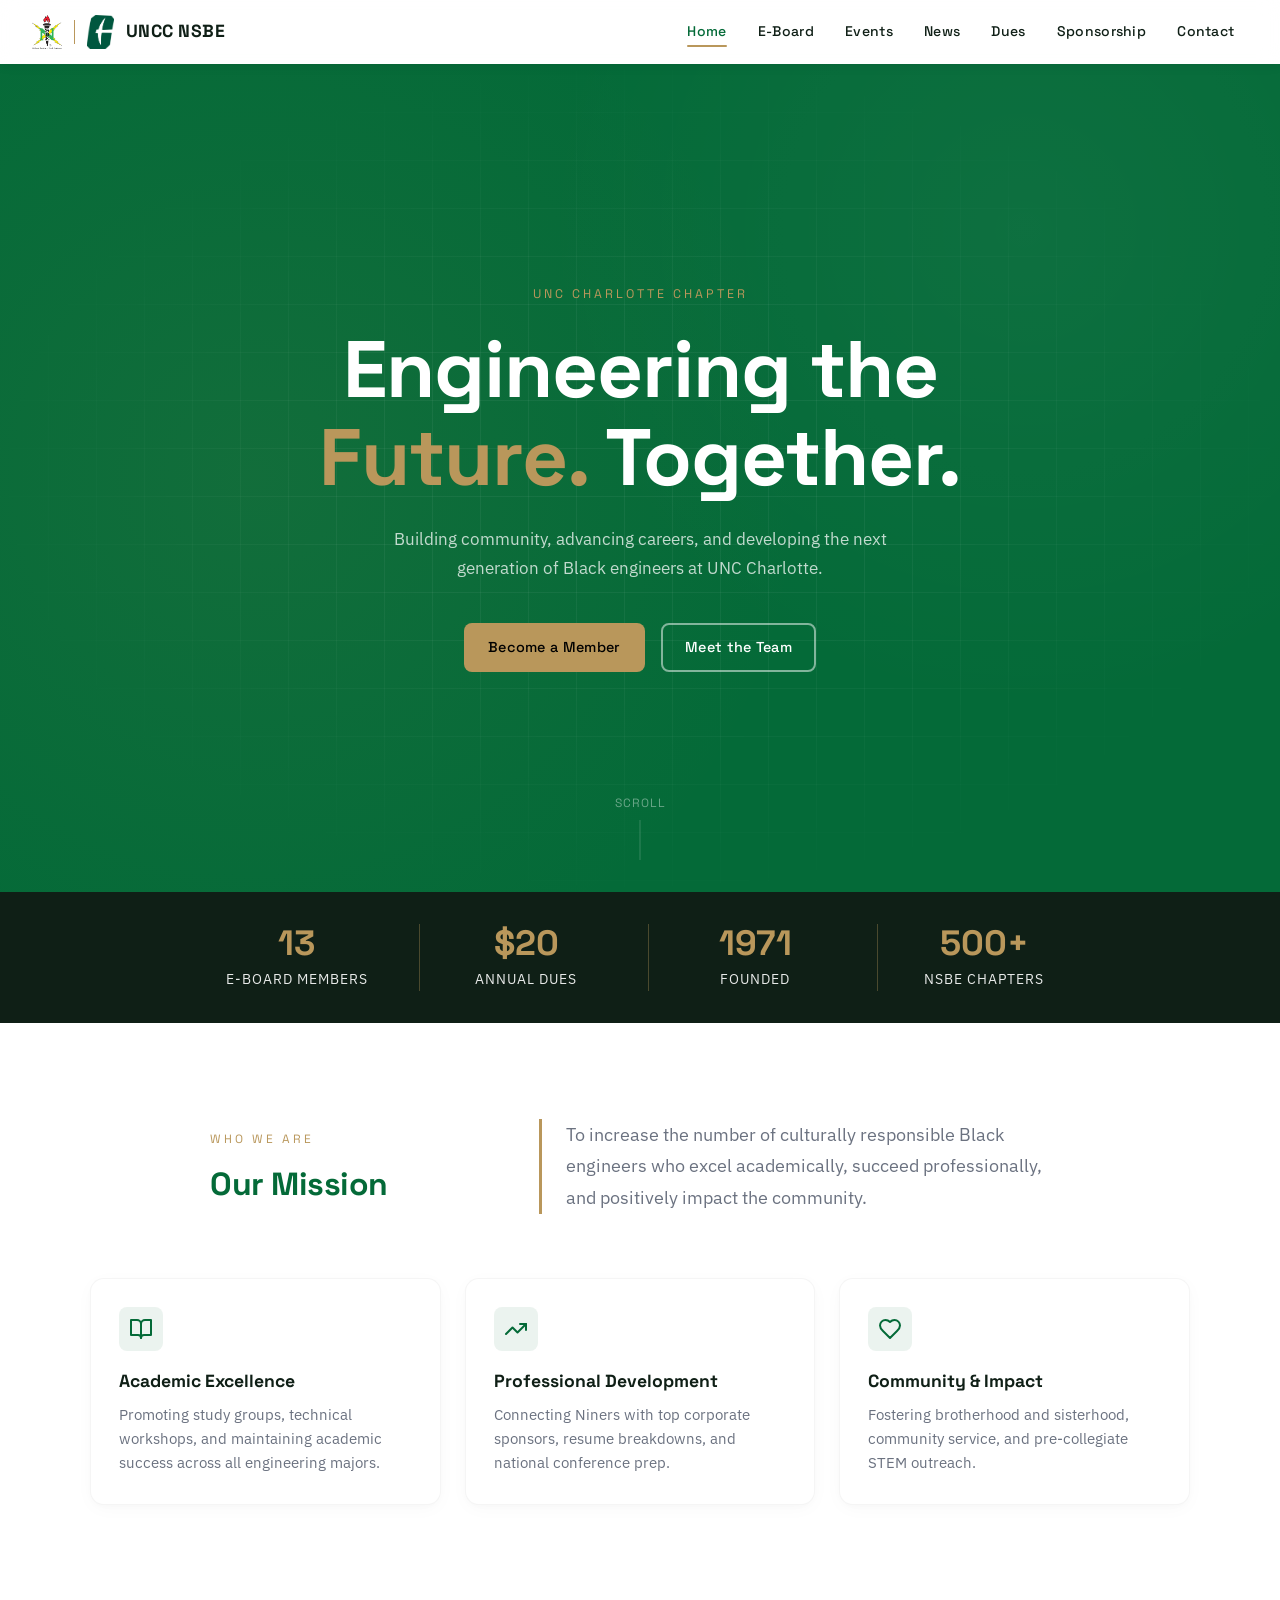
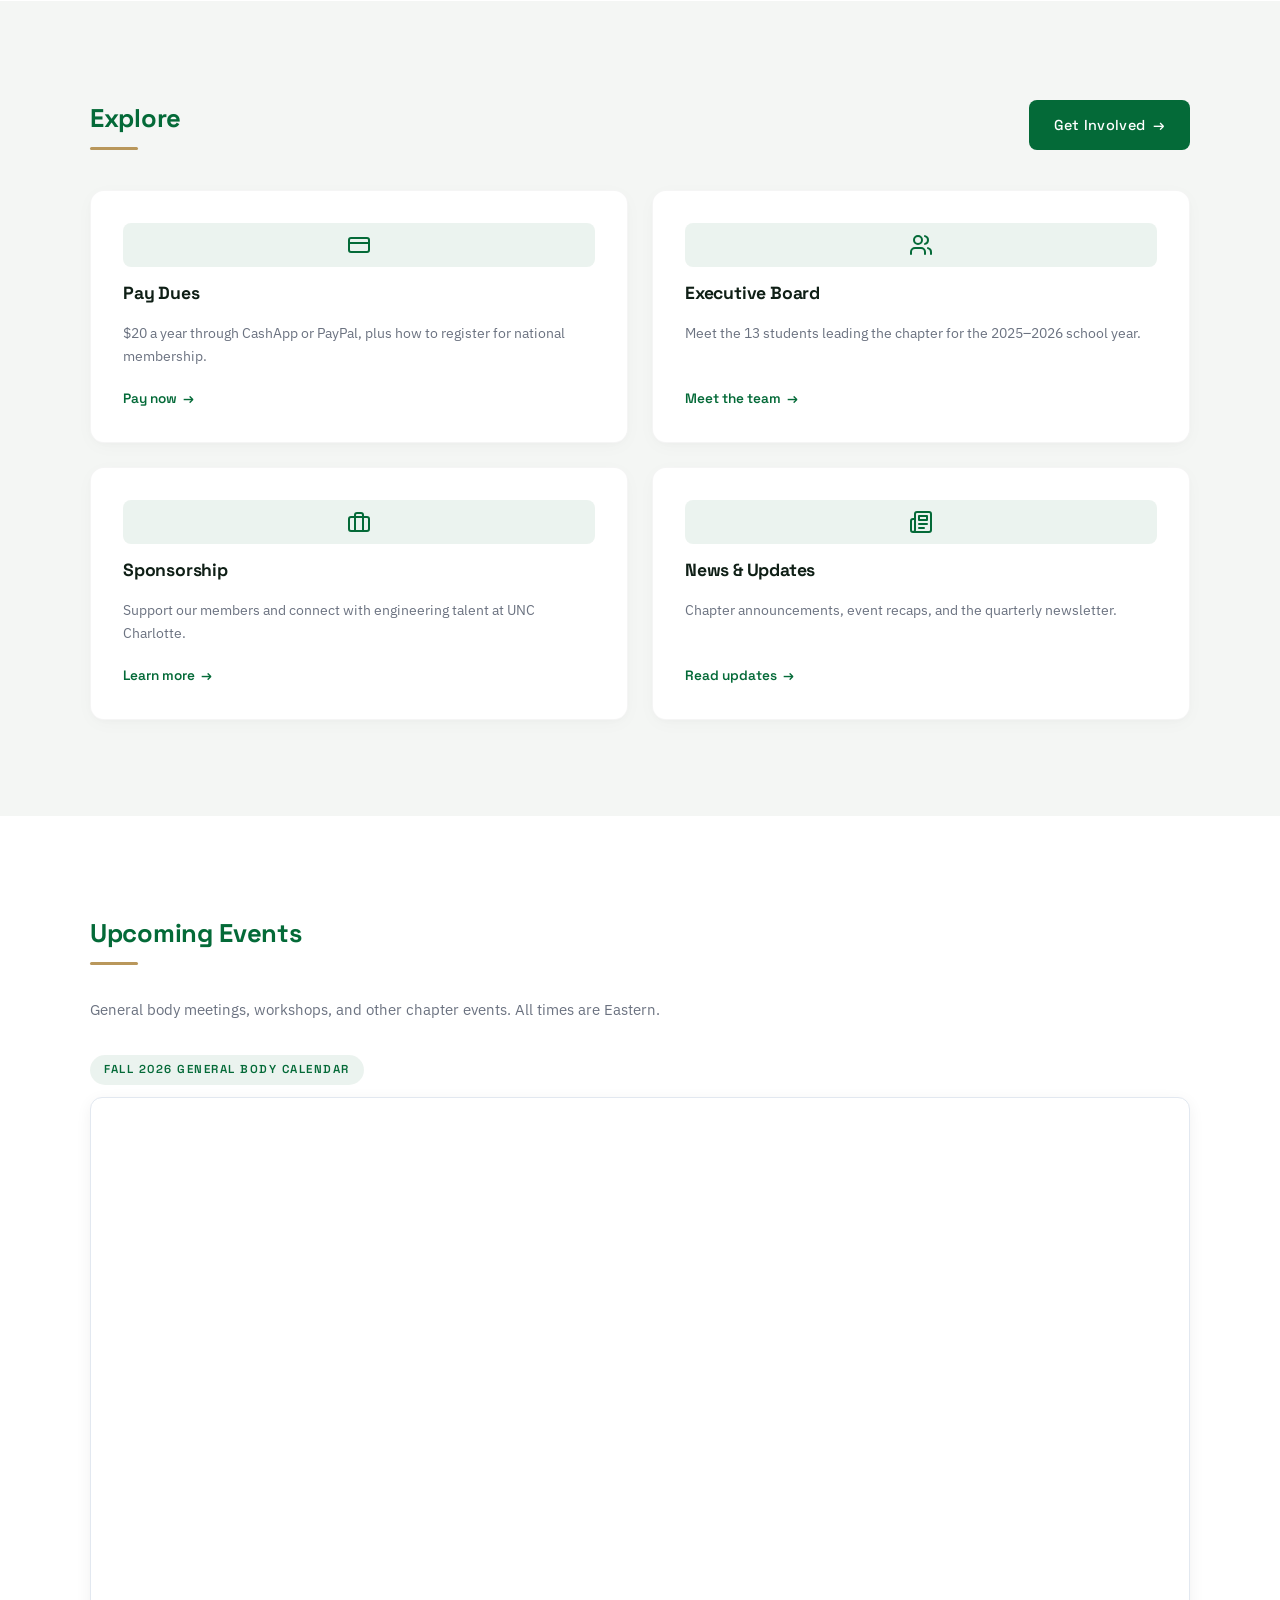
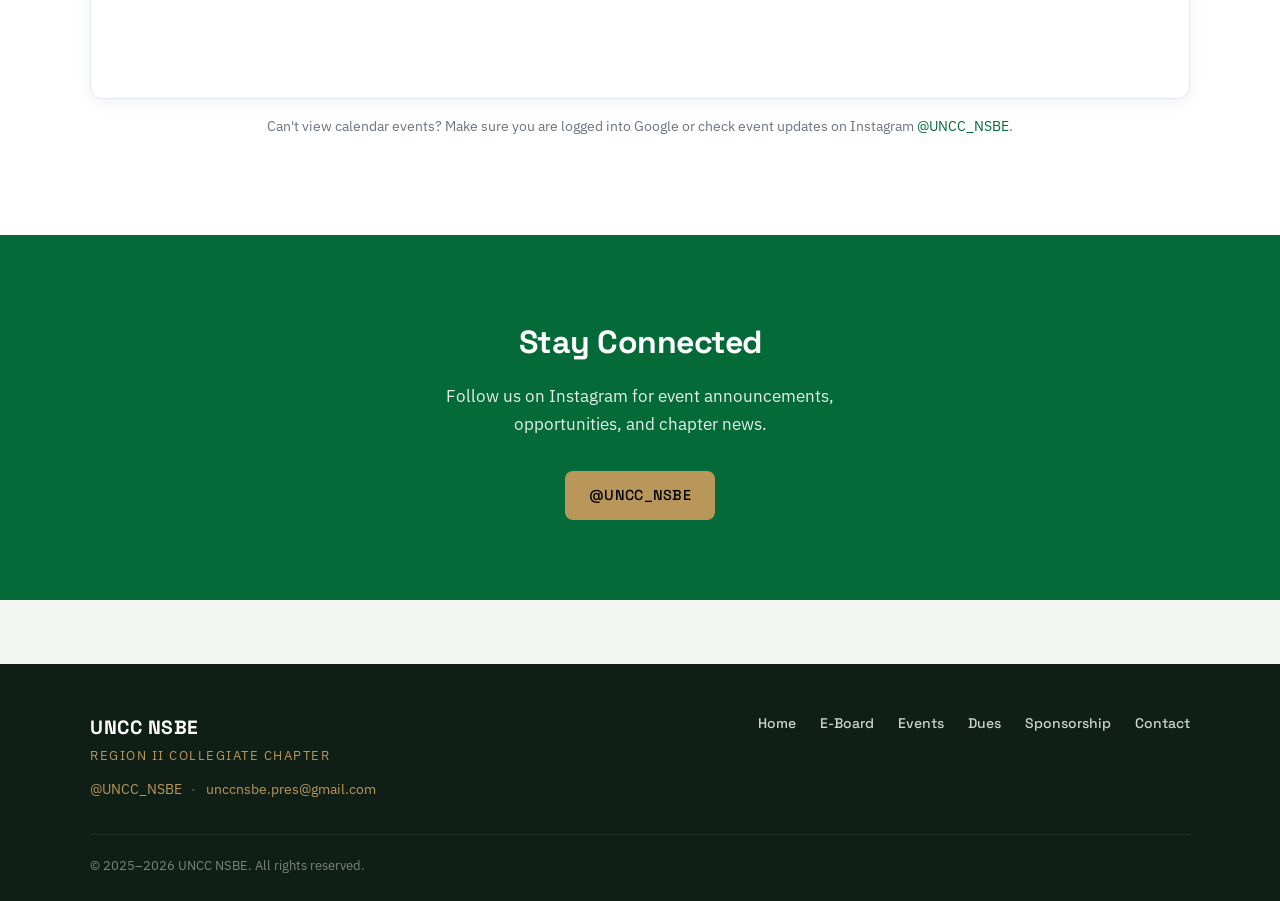
<file: index.html>
<!DOCTYPE html>
<html lang="en">
<head>
  <meta charset="UTF-8" />
  <meta name="viewport" content="width=device-width, initial-scale=1.0"/>
  <title>UNCC NSBE</title>
  <link rel="stylesheet" href="./style.css?v=2.3">
  <style>

    /* ── HERO ── */
    .hero {
      background-color: var(--green);
      min-height: 92vh;
      display: flex;
      flex-direction: column;
      align-items: center;
      justify-content: center;
      text-align: center;
      padding: 4rem 2rem;
      position: relative;
      overflow: hidden;
    }

    /* Subtle geometric background pattern */
    .hero::before {
      content: '';
      position: absolute;
      inset: 0;
      background-image:
        radial-gradient(circle at 20% 50%, rgba(185,151,91,0.08) 0%, transparent 50%),
        radial-gradient(circle at 80% 20%, rgba(255,255,255,0.04) 0%, transparent 40%);
      pointer-events: none;
    }

    /* Technical grid overlay, faded toward the edges */
    .hero::after {
      content: '';
      position: absolute;
      inset: 0;
      background-image:
        linear-gradient(rgba(255,255,255,0.05) 1px, transparent 1px),
        linear-gradient(90deg, rgba(255,255,255,0.05) 1px, transparent 1px);
      background-size: 48px 48px;
      -webkit-mask-image: radial-gradient(ellipse at center, #000 30%, transparent 75%);
      mask-image: radial-gradient(ellipse at center, #000 30%, transparent 75%);
      pointer-events: none;
    }

    .hero > *:not(.hero-scroll-hint) {
      position: relative;
      z-index: 1;
    }

    .hero-eyebrow {
      font-family: var(--font-heading);
      font-size: 0.78rem;
      letter-spacing: 3px;
      text-transform: uppercase;
      color: var(--gold);
      margin-bottom: 1.25rem;
      opacity: 0;
      animation: fadeUp 0.7s ease 0.2s forwards;
    }

    .hero h1 {
      font-family: var(--font-heading);
      font-size: clamp(2.4rem, 7vw, 5rem);
      font-weight: 700;
      color: var(--white);
      line-height: 1.1;
      letter-spacing: -1px;
      max-width: 780px;
      margin-bottom: 1.5rem;
      opacity: 0;
      animation: fadeUp 0.7s ease 0.4s forwards;
    }

    .hero h1 span {
      color: var(--gold);
    }

    .hero-sub {
      font-family: var(--font-body);
      font-size: 1.05rem;
      color: rgba(255,255,255,0.75);
      max-width: 500px;
      margin-bottom: 2.5rem;
      line-height: 1.7;
      opacity: 0;
      animation: fadeUp 0.7s ease 0.6s forwards;
    }

    .hero-buttons {
      display: flex;
      gap: 1rem;
      flex-wrap: wrap;
      justify-content: center;
      opacity: 0;
      animation: fadeUp 0.7s ease 0.8s forwards;
    }

    .hero-scroll-hint {
      position: absolute;
      bottom: 2rem;
      left: 50%;
      transform: translateX(-50%);
      display: flex;
      flex-direction: column;
      align-items: center;
      gap: 0.4rem;
      color: rgba(255,255,255,0.4);
      font-size: 0.75rem;
      font-family: var(--font-heading);
      letter-spacing: 1px;
      text-transform: uppercase;
      animation: bounce 2s ease infinite;
    }

    .hero-scroll-hint::after {
      content: '';
      width: 1px;
      height: 40px;
      background: rgba(255,255,255,0.2);
    }

    /* ── STATS BAR ── */
    .stats-bar {
      background: var(--dark);
      padding: 2rem;
    }

    .stats-inner {
      max-width: 900px;
      margin: 0 auto;
      display: grid;
      grid-template-columns: repeat(4, 1fr);
      gap: 1rem;
      text-align: center;
    }

    .stat + .stat { border-left: 1px solid rgba(185, 151, 91, 0.35); }

    .stat-number {
      font-family: var(--font-heading);
      font-size: 2.2rem;
      font-weight: 700;
      color: #B9975B;
      line-height: 1.1;
      margin-bottom: 0.3rem;
    }

    .stat-label {
      font-family: var(--font-body);
      font-size: 0.85rem;
      text-transform: uppercase;
      letter-spacing: 1px;
      color: var(--white);
      opacity: 0.9;
    }

    /* ── MISSION ── */
    .mission-section {
      background: var(--white);
      padding: 6rem 2rem;
    }

    .mission-inner {
      max-width: 860px;
      margin: 0 auto;
      display: grid;
      grid-template-columns: 1fr 2fr;
      gap: 4rem;
      align-items: center;
    }

    .mission-label {
      font-family: var(--font-heading);
      font-size: 0.75rem;
      letter-spacing: 3px;
      text-transform: uppercase;
      color: var(--gold);
      margin-bottom: 1rem;
    }

    .mission-heading {
      font-family: var(--font-heading);
      font-size: 2rem;
      font-weight: 700;
      color: var(--green);
      line-height: 1.2;
      letter-spacing: -0.5px;
    }

    .mission-text {
      font-size: 1.1rem;
      color: var(--gray);
      line-height: 1.8;
      border-left: 3px solid var(--gold);
      padding-left: 1.5rem;
    }

    .pillars-grid {
      max-width: 1100px;
      margin: 4rem auto 0;
      display: grid;
      grid-template-columns: repeat(3, 1fr);
      gap: 1.5rem;
    }

    .pillar {
      padding: 1.75rem;
    }

    .pillar h3 {
      font-family: var(--font-heading);
      font-size: 1.1rem;
      font-weight: 700;
      color: var(--dark);
      margin: 1rem 0 0.4rem;
    }

    .pillar p {
      font-size: 0.92rem;
      color: var(--gray);
      line-height: 1.65;
    }

    /* ── EXPLORE ── */
    .explore-section {
      background: var(--off-white);
      padding: 6rem 2rem;
    }

    .explore-inner {
      max-width: 1100px;
      margin: 0 auto;
    }

    .explore-header {
      display: flex;
      align-items: flex-end;
      justify-content: space-between;
      margin-bottom: 2.5rem;
      flex-wrap: wrap;
      gap: 1rem;
    }

    .explore-grid {
      display: grid;
      grid-template-columns: repeat(2, 1fr);
      gap: 1.5rem;
    }

    /* Surface, shadow, and hover come from the shared editorial card style */
    .explore-card {
      padding: 2rem;
      display: flex;
      flex-direction: column;
      gap: 0.75rem;
    }

    .explore-card h3 {
      font-family: var(--font-heading);
      font-size: 1.1rem;
      font-weight: 700;
      color: var(--dark);
      letter-spacing: -0.2px;
    }

    .explore-card p {
      font-size: 0.9rem;
      color: var(--gray);
      line-height: 1.6;
      flex: 1;
    }

    .explore-card-link {
      font-family: var(--font-heading);
      font-size: 0.85rem;
      color: var(--green);
      font-weight: 600;
      display: flex;
      align-items: center;
      gap: 0.35rem;
      margin-top: 0.5rem;
    }

    .explore-card:hover .arrow { transform: translateX(4px); }

    /* ── CALENDAR ── */
    .calendar-section {
      background: var(--white);
      padding: 6rem 2rem;
    }

    .calendar-inner {
      max-width: 1100px;
      margin: 0 auto;
    }

    .calendar-badge {
      display: inline-block;
      margin-top: 2rem;
      font-family: var(--font-heading);
      font-size: 0.72rem;
      font-weight: 600;
      letter-spacing: 1.5px;
      color: var(--green);
      background: rgba(4, 106, 56, 0.08);
      border-radius: 999px;
      padding: 0.35rem 0.9rem;
    }

    .calendar-card {
      border-radius: 12px;
      overflow: hidden;
      border: 1px solid #E2E8F0;
      box-shadow: 0 4px 16px rgba(15, 31, 22, 0.06);
      background: var(--white);
      margin-top: 0.75rem;
    }

    .calendar-card iframe { display: block; }

    .calendar-note {
      margin-top: 1rem;
      font-size: 0.875rem;
      color: var(--gray);
      text-align: center;
    }

    /* ── INSTAGRAM CTA ── */
    .ig-cta {
      background: var(--green);
      padding: 5rem 2rem;
      text-align: center;
    }

    .ig-cta h2 {
      font-family: var(--font-heading);
      font-size: 2rem;
      font-weight: 700;
      color: #FFFFFF;
      letter-spacing: -0.5px;
      margin-bottom: 0.75rem;
    }

    .ig-cta p {
      color: rgba(255, 255, 255, 0.9);
      font-size: 1.05rem;
      margin-bottom: 2rem;
      max-width: 420px;
      margin-left: auto;
      margin-right: auto;
    }

    /* ── ANIMATIONS ── */
    @keyframes fadeUp {
      from { opacity: 0; transform: translateY(24px); }
      to   { opacity: 1; transform: translateY(0); }
    }

    @keyframes bounce {
      0%, 100% { transform: translateX(-50%) translateY(0); }
      50%       { transform: translateX(-50%) translateY(6px); }
    }

    /* ── RESPONSIVE ── */
    @media (max-width: 768px) {
      .mission-inner { grid-template-columns: 1fr; gap: 2rem; }
      .pillars-grid  { grid-template-columns: 1fr; margin-top: 2.5rem; }
      .explore-grid  { grid-template-columns: 1fr; }
      .stats-bar { padding: 1.5rem 0.75rem; }
      .stats-inner { gap: 0.5rem; }
      .stat-number { font-size: 1.5rem; }
      .stat-label { font-size: 0.65rem; letter-spacing: 0.5px; }
    }

  </style>
</head>
<body>

  <!-- NAVBAR -->
  <nav>
    <a href="index.html" class="nav-brand" aria-label="UNCC NSBE home">
      <img src="images/nsbe-logo.png" alt="NSBE logo">
      <span class="nav-divider" aria-hidden="true"></span>
      <img src="images/uncc-logo.png" alt="UNC Charlotte logo">
      <span class="nav-title">UNCC NSBE</span>
    </a>
    <button class="nav-toggle" id="navToggle" aria-label="Toggle menu">
      <span></span><span></span><span></span>
    </button>
    <ul class="nav-links" id="navLinks">
      <li><a href="index.html" class="active">Home</a></li>
      <li><a href="eboard.html">E-Board</a></li>
      <li><a href="events.html">Events</a></li>
      <li><a href="news.html">News</a></li>
      <li><a href="dues.html">Dues</a></li>
      <li><a href="sponsorship.html">Sponsorship</a></li>
      <li><a href="contact.html">Contact</a></li>
    </ul>
  </nav>

  <!-- HERO -->
  <section class="hero">
    <p class="hero-eyebrow">UNC Charlotte Chapter</p>
    <h1>Engineering the <span>Future.</span> Together.</h1>
    <p class="hero-sub">
      Building community, advancing careers, and developing the next generation of Black engineers at UNC Charlotte.
    </p>
    <div class="hero-buttons">
      <a href="dues.html" class="btn btn-gold">Become a Member</a>
      <a href="eboard.html" class="btn btn-outline" style="border-color:rgba(255,255,255,0.5); color:var(--white);">Meet the Team</a>
    </div>
    <div class="hero-scroll-hint">Scroll</div>
  </section>

  <!-- STATS BAR -->
  <div class="stats-bar reveal">
    <div class="stats-inner">
      <div class="stat">
        <div class="stat-number">13</div>
        <div class="stat-label">E-Board Members</div>
      </div>
      <div class="stat">
        <div class="stat-number">$20</div>
        <div class="stat-label">Annual Dues</div>
      </div>
      <div class="stat">
        <div class="stat-number">1971</div>
        <div class="stat-label">Founded</div>
      </div>
      <div class="stat">
        <div class="stat-number">500+</div>
        <div class="stat-label">NSBE Chapters</div>
      </div>
    </div>
  </div>

  <!-- MISSION -->
  <section class="mission-section">
    <div class="mission-inner reveal">
      <div>
        <p class="mission-label">Who We Are</p>
        <h2 class="mission-heading">Our Mission</h2>
      </div>
      <p class="mission-text">
        To increase the number of culturally responsible Black engineers who excel academically, succeed professionally, and positively impact the community.
      </p>
    </div>

    <div class="pillars-grid">

      <div class="pillar reveal">
        <span class="icon-box"><svg width="24" height="24" viewBox="0 0 24 24" fill="none" stroke="currentColor" stroke-width="2" stroke-linecap="round" stroke-linejoin="round" aria-hidden="true"><path d="M2 3h6a4 4 0 0 1 4 4v14a3 3 0 0 0-3-3H2z"/><path d="M22 3h-6a4 4 0 0 0-4 4v14a3 3 0 0 1 3-3h7z"/></svg></span>
        <h3>Academic Excellence</h3>
        <p>Promoting study groups, technical workshops, and maintaining academic success across all engineering majors.</p>
      </div>

      <div class="pillar reveal">
        <span class="icon-box"><svg width="24" height="24" viewBox="0 0 24 24" fill="none" stroke="currentColor" stroke-width="2" stroke-linecap="round" stroke-linejoin="round" aria-hidden="true"><path d="m22 7-8.5 8.5-5-5L2 17"/><path d="M16 7h6v6"/></svg></span>
        <h3>Professional Development</h3>
        <p>Connecting Niners with top corporate sponsors, resume breakdowns, and national conference prep.</p>
      </div>

      <div class="pillar reveal">
        <span class="icon-box"><svg width="24" height="24" viewBox="0 0 24 24" fill="none" stroke="currentColor" stroke-width="2" stroke-linecap="round" stroke-linejoin="round" aria-hidden="true"><path d="M19 14c1.49-1.46 3-3.21 3-5.5A5.5 5.5 0 0 0 16.5 3c-1.76 0-3 .5-4.5 2-1.5-1.5-2.74-2-4.5-2A5.5 5.5 0 0 0 2 8.5c0 2.3 1.5 4.05 3 5.5l7 7Z"/></svg></span>
        <h3>Community &amp; Impact</h3>
        <p>Fostering brotherhood and sisterhood, community service, and pre-collegiate STEM outreach.</p>
      </div>

    </div>
  </section>

  <!-- EXPLORE -->
  <section class="explore-section">
    <div class="explore-inner">
      <div class="explore-header reveal">
        <div>
          <h2 class="section-title">Explore</h2>
          <div class="section-divider" style="margin-bottom:0;"></div>
        </div>
        <a href="contact.html" class="btn btn-green">Get Involved <span class="arrow" aria-hidden="true">→</span></a>
      </div>

      <div class="explore-grid">

        <div class="explore-card reveal">
          <span class="icon-box"><svg width="24" height="24" viewBox="0 0 24 24" fill="none" stroke="currentColor" stroke-width="2" stroke-linecap="round" stroke-linejoin="round" aria-hidden="true"><rect x="2" y="5" width="20" height="14" rx="2"/><path d="M2 10h20"/></svg></span>
          <h3>Pay Dues</h3>
          <p>$20 a year through CashApp or PayPal, plus how to register for national membership.</p>
          <a href="dues.html" class="explore-card-link">Pay now <span class="arrow" aria-hidden="true">→</span></a>
        </div>

        <div class="explore-card reveal">
          <span class="icon-box"><svg width="24" height="24" viewBox="0 0 24 24" fill="none" stroke="currentColor" stroke-width="2" stroke-linecap="round" stroke-linejoin="round" aria-hidden="true"><path d="M16 21v-2a4 4 0 0 0-4-4H6a4 4 0 0 0-4 4v2"/><circle cx="9" cy="7" r="4"/><path d="M22 21v-2a4 4 0 0 0-3-3.87"/><path d="M16 3.13a4 4 0 0 1 0 7.75"/></svg></span>
          <h3>Executive Board</h3>
          <p>Meet the 13 students leading the chapter for the 2025–2026 school year.</p>
          <a href="eboard.html" class="explore-card-link">Meet the team <span class="arrow" aria-hidden="true">→</span></a>
        </div>

        <div class="explore-card reveal">
          <span class="icon-box"><svg width="24" height="24" viewBox="0 0 24 24" fill="none" stroke="currentColor" stroke-width="2" stroke-linecap="round" stroke-linejoin="round" aria-hidden="true"><rect x="2" y="7" width="20" height="14" rx="2"/><path d="M16 21V5a2 2 0 0 0-2-2h-4a2 2 0 0 0-2 2v16"/></svg></span>
          <h3>Sponsorship</h3>
          <p>Support our members and connect with engineering talent at UNC Charlotte.</p>
          <a href="sponsorship.html" class="explore-card-link">Learn more <span class="arrow" aria-hidden="true">→</span></a>
        </div>

        <div class="explore-card reveal">
          <span class="icon-box"><svg width="24" height="24" viewBox="0 0 24 24" fill="none" stroke="currentColor" stroke-width="2" stroke-linecap="round" stroke-linejoin="round" aria-hidden="true"><path d="M4 22h16a2 2 0 0 0 2-2V4a2 2 0 0 0-2-2H8a2 2 0 0 0-2 2v16a2 2 0 0 1-2 2Zm0 0a2 2 0 0 1-2-2v-9c0-1.1.9-2 2-2h2"/><path d="M18 14h-8"/><path d="M15 18h-5"/><path d="M10 6h8v4h-8z"/></svg></span>
          <h3>News &amp; Updates</h3>
          <p>Chapter announcements, event recaps, and the quarterly newsletter.</p>
          <a href="news.html" class="explore-card-link">Read updates <span class="arrow" aria-hidden="true">→</span></a>
        </div>

      </div>
    </div>
  </section>

  <!-- CALENDAR -->
  <section class="calendar-section">
    <div class="calendar-inner">
      <div class="reveal">
        <h2 class="section-title">Upcoming Events</h2>
        <div class="section-divider"></div>
        <p style="color:var(--gray); font-size:0.95rem;">
          General body meetings, workshops, and other chapter events. All times are Eastern.
        </p>
      </div>
      <div class="reveal">
        <span class="calendar-badge">FALL 2026 GENERAL BODY CALENDAR</span>
        <div class="calendar-card">
          <iframe
            src="https://calendar.google.com/calendar/embed?src=c_787992e0550377f5f213f4a6b45a8815489634f525907168257b8be42920523c%40group.calendar.google.com&amp;ctz=America%2FNew_York"
            width="100%" height="600" frameborder="0" scrolling="no"
            style="border: 0; border-radius: 12px;"
            title="UNCC NSBE events calendar"
            loading="lazy">
          </iframe>
        </div>
        <p class="calendar-note">
          Can't view calendar events? Make sure you are logged into Google or check event updates on Instagram
          <a href="https://www.instagram.com/UNCC_NSBE" target="_blank" rel="noopener">@UNCC_NSBE</a>.
        </p>
      </div>
    </div>
  </section>

  <!-- INSTAGRAM CTA -->
  <section class="ig-cta">
    <div class="reveal">
      <h2>Stay Connected</h2>
      <p>Follow us on Instagram for event announcements, opportunities, and chapter news.</p>
      <a href="https://www.instagram.com/UNCC_NSBE" target="_blank" class="btn btn-gold">
        @UNCC_NSBE
      </a>
    </div>
  </section>

  <!-- FOOTER -->
  <footer>
    <div class="footer-inner">
      <div class="footer-brand">
        <p class="footer-title">UNCC NSBE</p>
        <p class="footer-tagline">Region II Collegiate Chapter</p>
        <p class="footer-contact">
          <a href="https://www.instagram.com/UNCC_NSBE" target="_blank" rel="noopener">@UNCC_NSBE</a>
          <span aria-hidden="true">·</span>
          <a href="mailto:unccnsbe.pres@gmail.com">unccnsbe.pres@gmail.com</a>
        </p>
      </div>
      <nav class="footer-nav" aria-label="Footer">
        <a href="index.html">Home</a>
        <a href="eboard.html">E-Board</a>
        <a href="events.html">Events</a>
        <a href="dues.html">Dues</a>
        <a href="sponsorship.html">Sponsorship</a>
        <a href="contact.html">Contact</a>
      </nav>
    </div>
    <p class="footer-copy">© 2025–2026 UNCC NSBE. All rights reserved.</p>
  </footer>

  <script>
    // Mobile nav
    const toggle = document.getElementById('navToggle');
    const links  = document.getElementById('navLinks');
    toggle.addEventListener('click', () => links.classList.toggle('open'));

    // Scroll reveal
    const reveals = document.querySelectorAll('.reveal');
    const observer = new IntersectionObserver((entries) => {
      entries.forEach(entry => {
        if (entry.isIntersecting) {
          entry.target.classList.add('visible');
          observer.unobserve(entry.target);
        }
      });
    }, { threshold: 0.1 });

    reveals.forEach(el => observer.observe(el));
  </script>

</body>
</html>
</file>
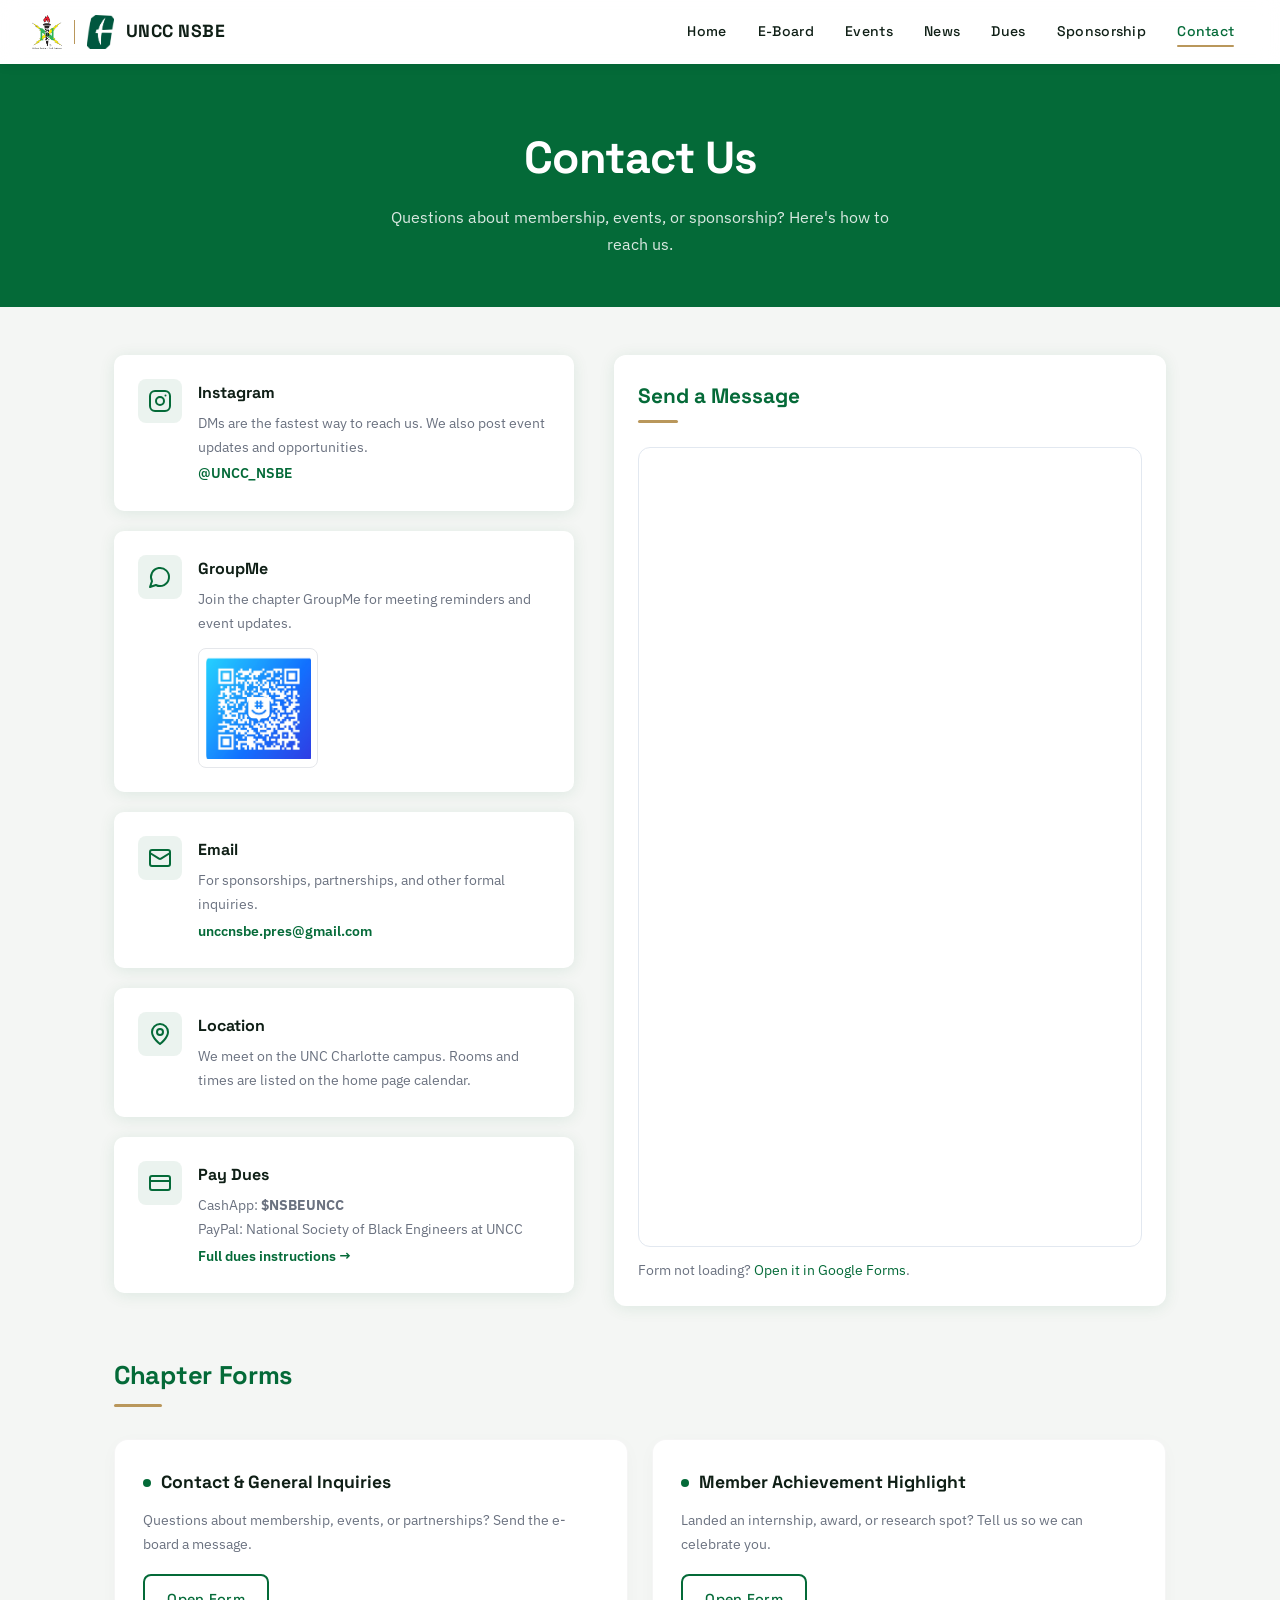
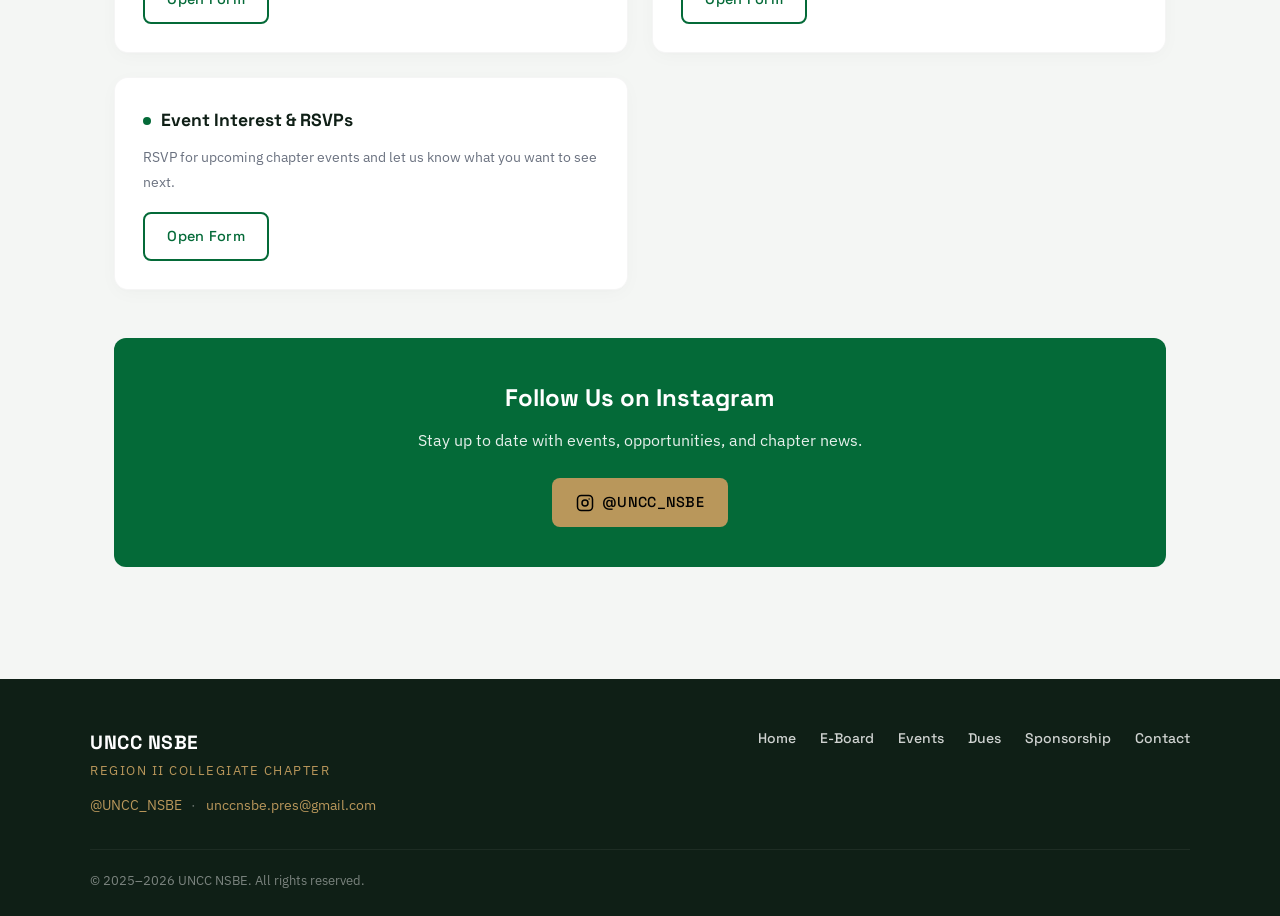
<file: contact.html>
<!DOCTYPE html>
<html lang="en">
<head>
  <meta charset="UTF-8" />
  <meta name="viewport" content="width=device-width, initial-scale=1.0"/>
  <title>Contact — UNCC NSBE</title>
  <link rel="stylesheet" href="./style.css?v=2.3">
  <style>
    .contact-layout {
      display: grid;
      grid-template-columns: 1fr 1.2fr;
      gap: 2.5rem;
      align-items: start;
    }

    .contact-info {
      display: flex;
      flex-direction: column;
      gap: 1.25rem;
    }

    .contact-block {
      background: var(--white);
      border-radius: var(--radius);
      box-shadow: var(--shadow);
      padding: 1.5rem;
      display: flex;
      gap: 1rem;
      align-items: flex-start;
    }


    .contact-block h3 {
      font-family: var(--font-heading);
      font-size: 1rem;
      color: var(--dark);
      margin-bottom: 0.3rem;
    }

    .contact-block p { font-size: 0.9rem; color: var(--gray); }

    .groupme-qr {
      width: 120px;
      height: 120px;
      object-fit: contain;
      margin-top: 0.75rem;
      padding: 6px;
      border-radius: 8px;
      border: 1px solid var(--light-gray);
      background: var(--white);
    }
    .contact-block a { color: var(--green); font-weight: 600; font-size: 0.9rem; }

    .contact-form {
      background: var(--white);
      border-radius: 12px;
      box-shadow: var(--shadow);
      padding: 1.5rem;
      scroll-margin-top: 80px; /* clears the sticky nav when jumped to */
    }

    .contact-form iframe { display: block; }

    .form-fallback {
      font-size: 0.85rem;
      color: var(--gray);
      margin-top: 0.75rem;
    }

    .contact-form h2 {
      font-family: var(--font-heading);
      font-size: 1.3rem;
      color: var(--green);
      margin-bottom: 0.4rem;
    }

    .contact-form .divider {
      width: 40px; height: 3px;
      background: var(--gold);
      border-radius: 2px;
      margin-bottom: 1.5rem;
    }

    @media (max-width: 768px) {
      .contact-layout { grid-template-columns: 1fr; }
    }
  </style>
</head>
<body>

  <!-- NAVBAR -->
  <nav>
    <a href="index.html" class="nav-brand" aria-label="UNCC NSBE home">
      <img src="images/nsbe-logo.png" alt="NSBE logo">
      <span class="nav-divider" aria-hidden="true"></span>
      <img src="images/uncc-logo.png" alt="UNC Charlotte logo">
      <span class="nav-title">UNCC NSBE</span>
    </a>
    <button class="nav-toggle" id="navToggle" aria-label="Toggle menu">
      <span></span><span></span><span></span>
    </button>
    <ul class="nav-links" id="navLinks">
      <li><a href="index.html">Home</a></li>
      <li><a href="eboard.html">E-Board</a></li>
      <li><a href="events.html">Events</a></li>
      <li><a href="news.html">News</a></li>
      <li><a href="dues.html">Dues</a></li>
      <li><a href="sponsorship.html">Sponsorship</a></li>
      <li><a href="contact.html" class="active">Contact</a></li>
    </ul>
  </nav>

  <!-- PAGE HEADER -->
  <div class="page-header fade-in">
    <h1>Contact Us</h1>
    <p>Questions about membership, events, or sponsorship? Here's how to reach us.</p>
  </div>

  <div class="container fade-in">
    <div class="contact-layout">

      <!-- LEFT: Contact Info -->
      <div class="contact-info">

        <div class="contact-block">
          <span class="icon-box"><svg width="24" height="24" viewBox="0 0 24 24" fill="none" stroke="currentColor" stroke-width="2" stroke-linecap="round" stroke-linejoin="round" aria-hidden="true"><rect x="2" y="2" width="20" height="20" rx="5"/><circle cx="12" cy="12" r="4"/><path d="M17.5 6.5h.01"/></svg></span>
          <div>
            <h3>Instagram</h3>
            <p>DMs are the fastest way to reach us. We also post event updates and opportunities.</p>
            <a href="https://www.instagram.com/UNCC_NSBE" target="_blank">@UNCC_NSBE</a>
          </div>
        </div>

        <div class="contact-block">
          <span class="icon-box"><svg width="24" height="24" viewBox="0 0 24 24" fill="none" stroke="currentColor" stroke-width="2" stroke-linecap="round" stroke-linejoin="round" aria-hidden="true"><path d="M7.9 20A9 9 0 1 0 4 16.1L2 22Z"/></svg></span>
          <div>
            <h3>GroupMe</h3>
            <p>Join the chapter GroupMe for meeting reminders and event updates.</p>
            <img src="images/groupme-qr.png" alt="GroupMe QR code" class="groupme-qr">
          </div>
        </div>

        <div class="contact-block">
          <span class="icon-box"><svg width="24" height="24" viewBox="0 0 24 24" fill="none" stroke="currentColor" stroke-width="2" stroke-linecap="round" stroke-linejoin="round" aria-hidden="true"><rect x="2" y="4" width="20" height="16" rx="2"/><path d="m22 7-8.97 5.7a1.94 1.94 0 0 1-2.06 0L2 7"/></svg></span>
          <div>
            <h3>Email</h3>
            <p>For sponsorships, partnerships, and other formal inquiries.</p>
            <a href="mailto:unccnsbe.pres@gmail.com">unccnsbe.pres@gmail.com</a>
          </div>
        </div>

        <div class="contact-block">
          <span class="icon-box"><svg width="24" height="24" viewBox="0 0 24 24" fill="none" stroke="currentColor" stroke-width="2" stroke-linecap="round" stroke-linejoin="round" aria-hidden="true"><path d="M20 10c0 6-8 12-8 12s-8-6-8-12a8 8 0 0 1 16 0Z"/><circle cx="12" cy="10" r="3"/></svg></span>
          <div>
            <h3>Location</h3>
            <p>We meet on the UNC Charlotte campus. Rooms and times are listed on the home page calendar.</p>
          </div>
        </div>

        <div class="contact-block">
          <span class="icon-box"><svg width="24" height="24" viewBox="0 0 24 24" fill="none" stroke="currentColor" stroke-width="2" stroke-linecap="round" stroke-linejoin="round" aria-hidden="true"><rect x="2" y="5" width="20" height="14" rx="2"/><path d="M2 10h20"/></svg></span>
          <div>
            <h3>Pay Dues</h3>
            <p>CashApp: <strong>$NSBEUNCC</strong><br>PayPal: National Society of Black Engineers at UNCC</p>
            <a href="dues.html">Full dues instructions <span class="arrow" aria-hidden="true">→</span></a>
          </div>
        </div>

      </div>

      <!-- RIGHT: Contact Form (Google Form embed) -->
      <div class="contact-form" id="contact-form">
        <h2>Send a Message</h2>
        <div class="divider"></div>
        <iframe
          src="https://docs.google.com/forms/d/e/1FAIpQLSdACDebHpmTXqi6QFkREAdQ2wJ_qQ5sxHd5EThO0pr32KKDzQ/viewform?embedded=true"
          width="100%" height="800" frameborder="0" marginheight="0" marginwidth="0"
          style="border-radius: 12px; border: 1px solid #E2E8F0;"
          title="UNCC NSBE contact form"
          loading="lazy">Loading…</iframe>
        <p class="form-fallback">
          Form not loading?
          <a href="https://docs.google.com/forms/d/e/1FAIpQLSdACDebHpmTXqi6QFkREAdQ2wJ_qQ5sxHd5EThO0pr32KKDzQ/viewform" target="_blank" rel="noopener">Open it in Google Forms</a>.
        </p>
      </div>

    </div>

    <!-- CHAPTER FORMS HUB -->
    <section class="forms-hub-section">
      <h2 class="section-title">Chapter Forms</h2>
      <div class="section-divider"></div>
      <div class="forms-hub">

      <div class="forms-card">
        <h3>Contact &amp; General Inquiries</h3>
        <p>Questions about membership, events, or partnerships? Send the e-board a message.</p>
        <a href="#contact-form" class="btn btn-secondary">Open Form</a>
      </div>

      <div class="forms-card">
        <!-- TODO: replace # with the Member Highlight Google Form link -->
        <h3>Member Achievement Highlight</h3>
        <p>Landed an internship, award, or research spot? Tell us so we can celebrate you.</p>
        <a href="#" target="_blank" rel="noopener" class="btn btn-secondary">Open Form</a>
      </div>

      <div class="forms-card">
        <!-- TODO: replace # with the current event RSVP Google Form link -->
        <h3>Event Interest &amp; RSVPs</h3>
        <p>RSVP for upcoming chapter events and let us know what you want to see next.</p>
        <a href="#" target="_blank" rel="noopener" class="btn btn-secondary">Open Form</a>
      </div>

      </div>
    </section>

    <!-- INSTAGRAM CTA -->
    <div class="ig-banner">
      <h2>Follow Us on Instagram</h2>
      <p>Stay up to date with events, opportunities, and chapter news.</p>
      <a href="https://www.instagram.com/UNCC_NSBE" target="_blank" rel="noopener" class="btn btn-gold">
        <svg width="24" height="24" viewBox="0 0 24 24" fill="none" stroke="currentColor" stroke-width="2" stroke-linecap="round" stroke-linejoin="round" aria-hidden="true"><rect x="2" y="2" width="20" height="20" rx="5"/><circle cx="12" cy="12" r="4"/><path d="M17.5 6.5h.01"/></svg> @UNCC_NSBE
      </a>
    </div>

  </div>

  <!-- FOOTER -->
  <footer>
    <div class="footer-inner">
      <div class="footer-brand">
        <p class="footer-title">UNCC NSBE</p>
        <p class="footer-tagline">Region II Collegiate Chapter</p>
        <p class="footer-contact">
          <a href="https://www.instagram.com/UNCC_NSBE" target="_blank" rel="noopener">@UNCC_NSBE</a>
          <span aria-hidden="true">·</span>
          <a href="mailto:unccnsbe.pres@gmail.com">unccnsbe.pres@gmail.com</a>
        </p>
      </div>
      <nav class="footer-nav" aria-label="Footer">
        <a href="index.html">Home</a>
        <a href="eboard.html">E-Board</a>
        <a href="events.html">Events</a>
        <a href="dues.html">Dues</a>
        <a href="sponsorship.html">Sponsorship</a>
        <a href="contact.html">Contact</a>
      </nav>
    </div>
    <p class="footer-copy">© 2025–2026 UNCC NSBE. All rights reserved.</p>
  </footer>

  <script>
    const toggle = document.getElementById('navToggle');
    const links  = document.getElementById('navLinks');
    toggle.addEventListener('click', () => links.classList.toggle('open'));
  </script>

</body>
</html>
</file>
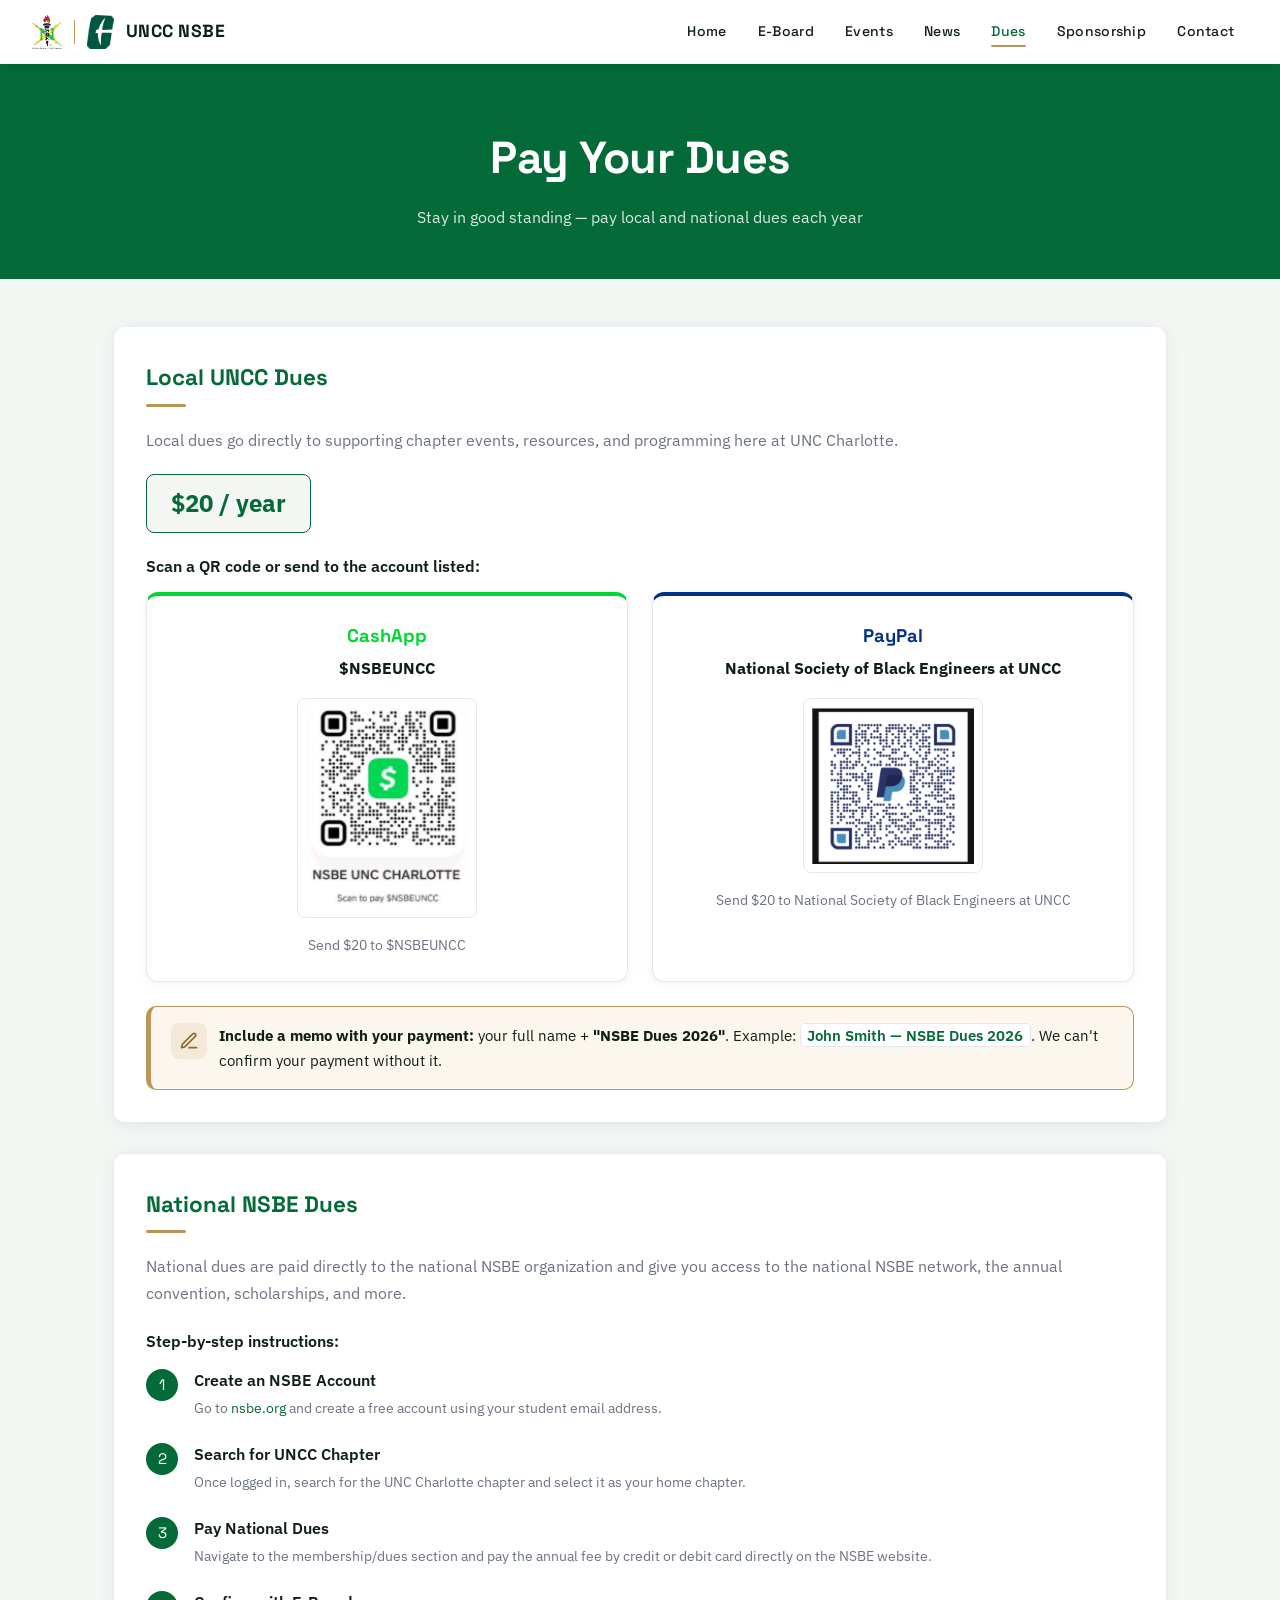
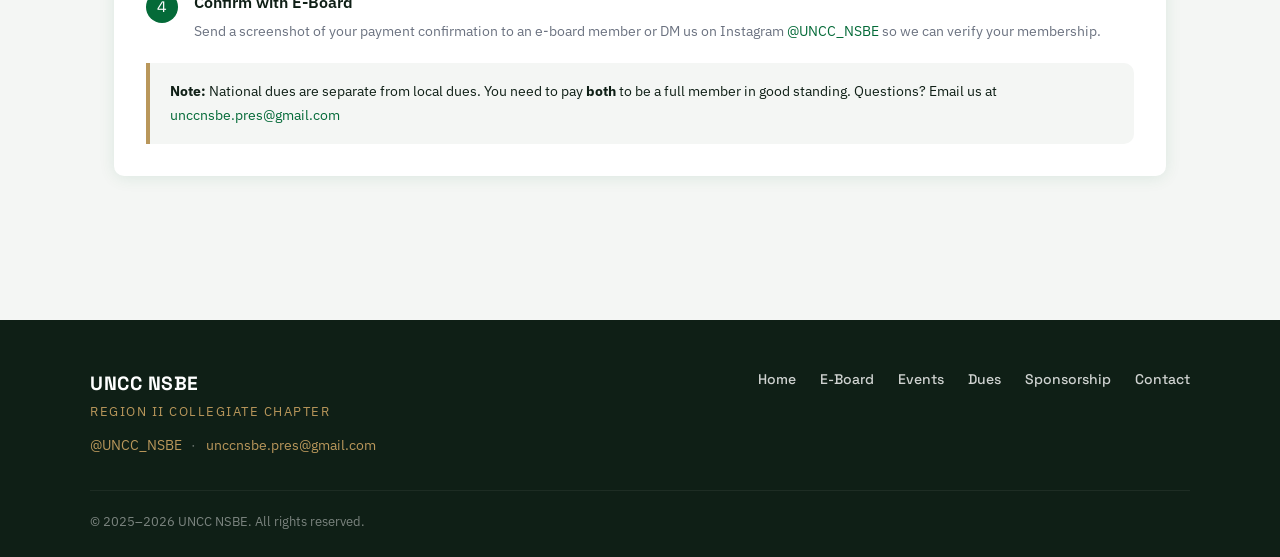
<file: dues.html>
<!DOCTYPE html>
<html lang="en">
<head>
  <meta charset="UTF-8" />
  <meta name="viewport" content="width=device-width, initial-scale=1.0"/>
  <title>Dues — UNCC NSBE</title>
  <link rel="stylesheet" href="./style.css?v=2.3">
</head>
<body>

  <!-- NAVBAR -->
  <nav>
    <a href="index.html" class="nav-brand" aria-label="UNCC NSBE home">
      <img src="images/nsbe-logo.png" alt="NSBE logo">
      <span class="nav-divider" aria-hidden="true"></span>
      <img src="images/uncc-logo.png" alt="UNC Charlotte logo">
      <span class="nav-title">UNCC NSBE</span>
    </a>
    <button class="nav-toggle" id="navToggle" aria-label="Toggle menu">
      <span></span><span></span><span></span>
    </button>
    <ul class="nav-links" id="navLinks">
      <li><a href="index.html">Home</a></li>
      <li><a href="eboard.html">E-Board</a></li>
      <li><a href="events.html">Events</a></li>
      <li><a href="news.html">News</a></li>
      <li><a href="dues.html" class="active">Dues</a></li>
      <li><a href="sponsorship.html">Sponsorship</a></li>
      <li><a href="contact.html">Contact</a></li>
    </ul>
  </nav>

  <!-- PAGE HEADER -->
  <div class="page-header fade-in">
    <h1>Pay Your Dues</h1>
    <p>Stay in good standing — pay local and national dues each year</p>
  </div>

  <div class="container fade-in">

    <!-- LOCAL DUES -->
    <section class="dues-section">
      <h2>Local UNCC Dues</h2>
      <div class="divider"></div>

      <p class="dues-intro">
        Local dues go directly to supporting chapter events, resources, and programming here at UNC Charlotte.
      </p>

      <div class="amount-badge">$20 / year</div>

      <p class="dues-label">Scan a QR code or send to the account listed:</p>

      <div class="payment-grid">

        <div class="payment-card cashapp">
          <h3>CashApp</h3>
          <p class="handle">$NSBEUNCC</p>
          <img src="images/cashapp-qr.png" alt="CashApp QR code to pay $NSBEUNCC">
          <p class="payment-note">Send $20 to $NSBEUNCC</p>
        </div>

        <div class="payment-card paypal">
          <h3>PayPal</h3>
          <p class="handle">National Society of Black Engineers at UNCC</p>
          <img src="images/paypal-qr.png" alt="PayPal QR code to pay National Society of Black Engineers at UNCC">
          <p class="payment-note">Send $20 to National Society of Black Engineers at UNCC</p>
        </div>

      </div>

      <div class="memo-callout">
        <span class="icon-box icon-box--gold"><svg width="24" height="24" viewBox="0 0 24 24" fill="none" stroke="currentColor" stroke-width="2" stroke-linecap="round" stroke-linejoin="round" aria-hidden="true"><path d="M12 20h9"/><path d="M16.5 3.5a2.12 2.12 0 0 1 3 3L7 19l-4 1 1-4Z"/></svg></span>
        <p>
          <strong>Include a memo with your payment:</strong> your full name + <strong>"NSBE Dues 2026"</strong>.
          Example: <code>John Smith — NSBE Dues 2026</code>. We can't confirm your payment without it.
        </p>
      </div>
    </section>

    <!-- NATIONAL DUES -->
    <section class="dues-section">
      <h2>National NSBE Dues</h2>
      <div class="divider"></div>

      <p class="dues-intro">
        National dues are paid directly to the national NSBE organization and give you access to the national NSBE network, the annual convention, scholarships, and more.
      </p>

      <p class="dues-label">Step-by-step instructions:</p>

      <ol class="steps">
        <li>
          <div>
            <h4>Create an NSBE Account</h4>
            <p>Go to <a href="https://www.nsbe.org" target="_blank" rel="noopener">nsbe.org</a> and create a free account using your student email address.</p>
          </div>
        </li>
        <li>
          <div>
            <h4>Search for UNCC Chapter</h4>
            <p>Once logged in, search for the UNC Charlotte chapter and select it as your home chapter.</p>
          </div>
        </li>
        <li>
          <div>
            <h4>Pay National Dues</h4>
            <p>Navigate to the membership/dues section and pay the annual fee by credit or debit card directly on the NSBE website.</p>
          </div>
        </li>
        <li>
          <div>
            <h4>Confirm with E-Board</h4>
            <p>Send a screenshot of your payment confirmation to an e-board member or DM us on Instagram <a href="https://www.instagram.com/UNCC_NSBE" target="_blank" rel="noopener">@UNCC_NSBE</a> so we can verify your membership.</p>
          </div>
        </li>
      </ol>

      <div class="info-box">
        <strong>Note:</strong> National dues are separate from local dues. You need to pay <strong>both</strong> to be a full member in good standing. Questions? Email us at <a href="mailto:unccnsbe.pres@gmail.com">unccnsbe.pres@gmail.com</a>
      </div>
    </section>

  </div>

  <!-- FOOTER -->
  <footer>
    <div class="footer-inner">
      <div class="footer-brand">
        <p class="footer-title">UNCC NSBE</p>
        <p class="footer-tagline">Region II Collegiate Chapter</p>
        <p class="footer-contact">
          <a href="https://www.instagram.com/UNCC_NSBE" target="_blank" rel="noopener">@UNCC_NSBE</a>
          <span aria-hidden="true">·</span>
          <a href="mailto:unccnsbe.pres@gmail.com">unccnsbe.pres@gmail.com</a>
        </p>
      </div>
      <nav class="footer-nav" aria-label="Footer">
        <a href="index.html">Home</a>
        <a href="eboard.html">E-Board</a>
        <a href="events.html">Events</a>
        <a href="dues.html">Dues</a>
        <a href="sponsorship.html">Sponsorship</a>
        <a href="contact.html">Contact</a>
      </nav>
    </div>
    <p class="footer-copy">© 2025–2026 UNCC NSBE. All rights reserved.</p>
  </footer>

  <script>
    const toggle = document.getElementById('navToggle');
    const links  = document.getElementById('navLinks');
    toggle.addEventListener('click', () => links.classList.toggle('open'));
  </script>

</body>
</html>
</file>
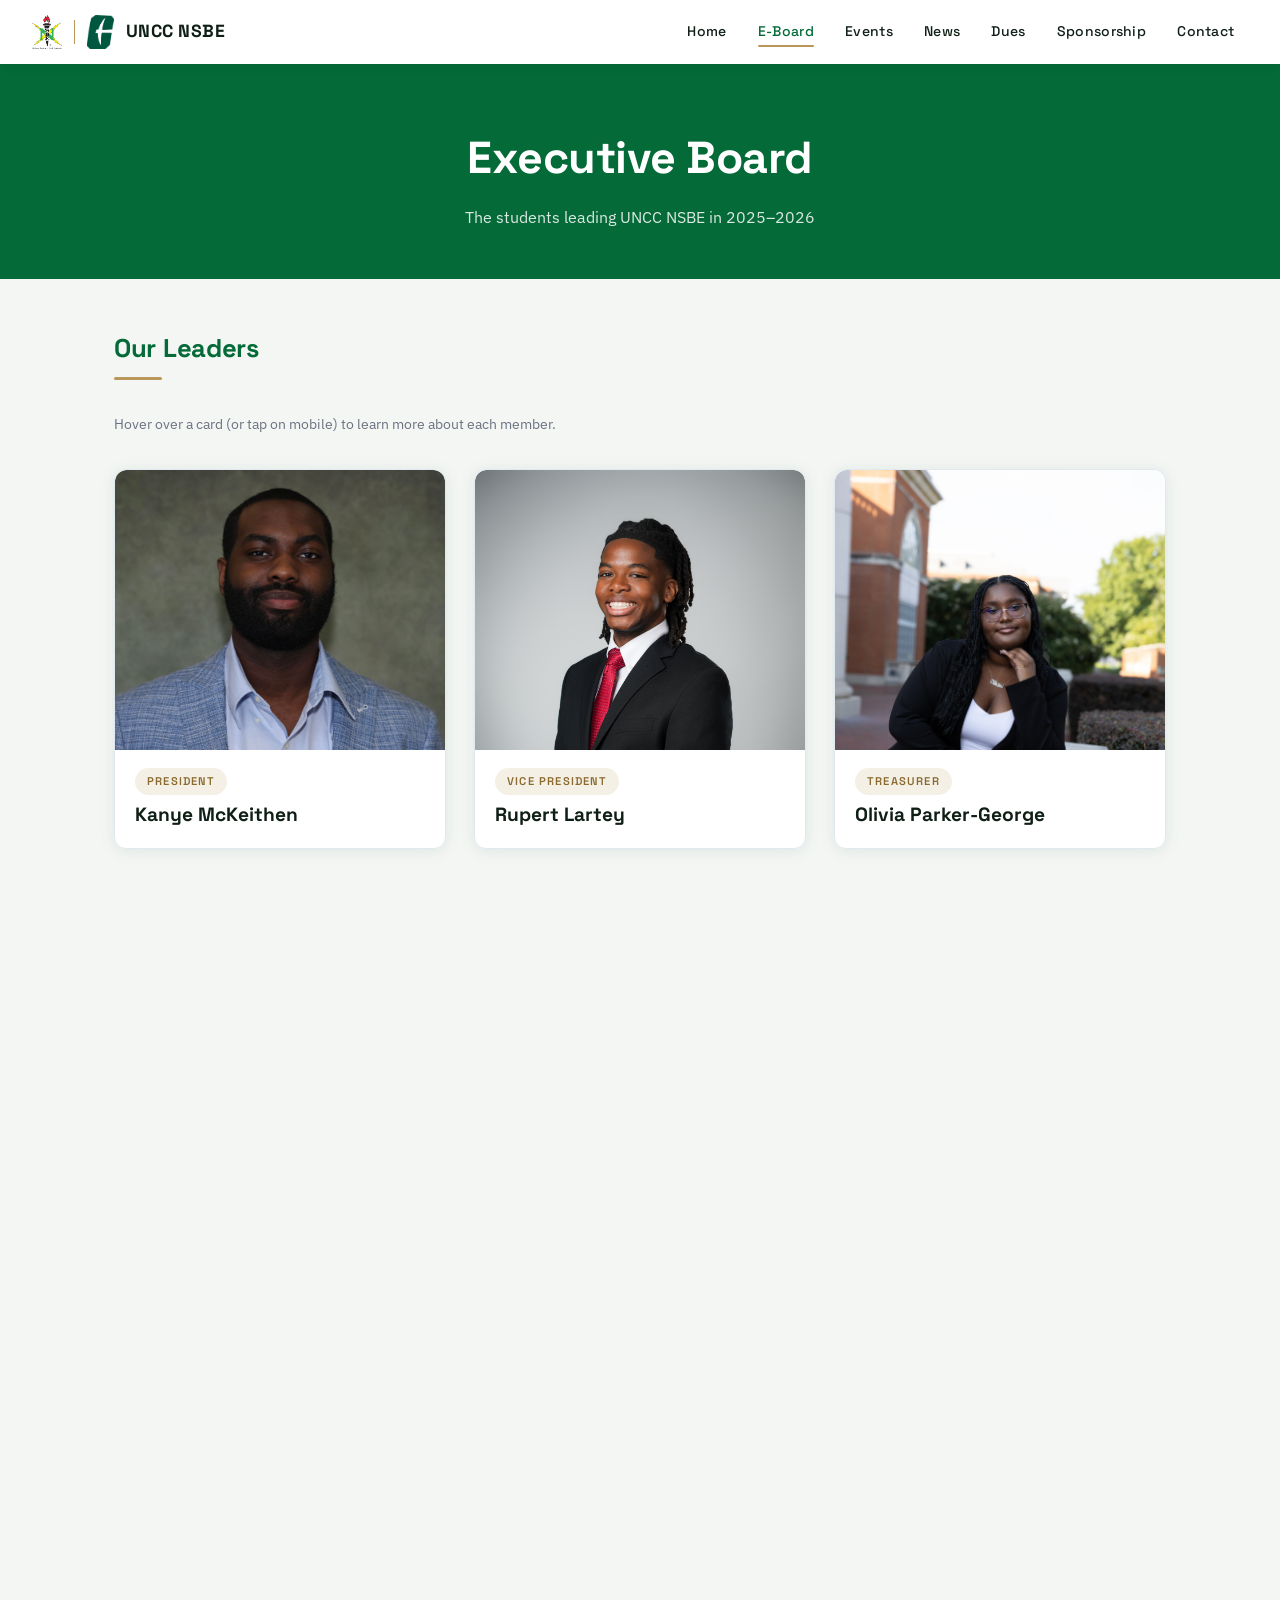
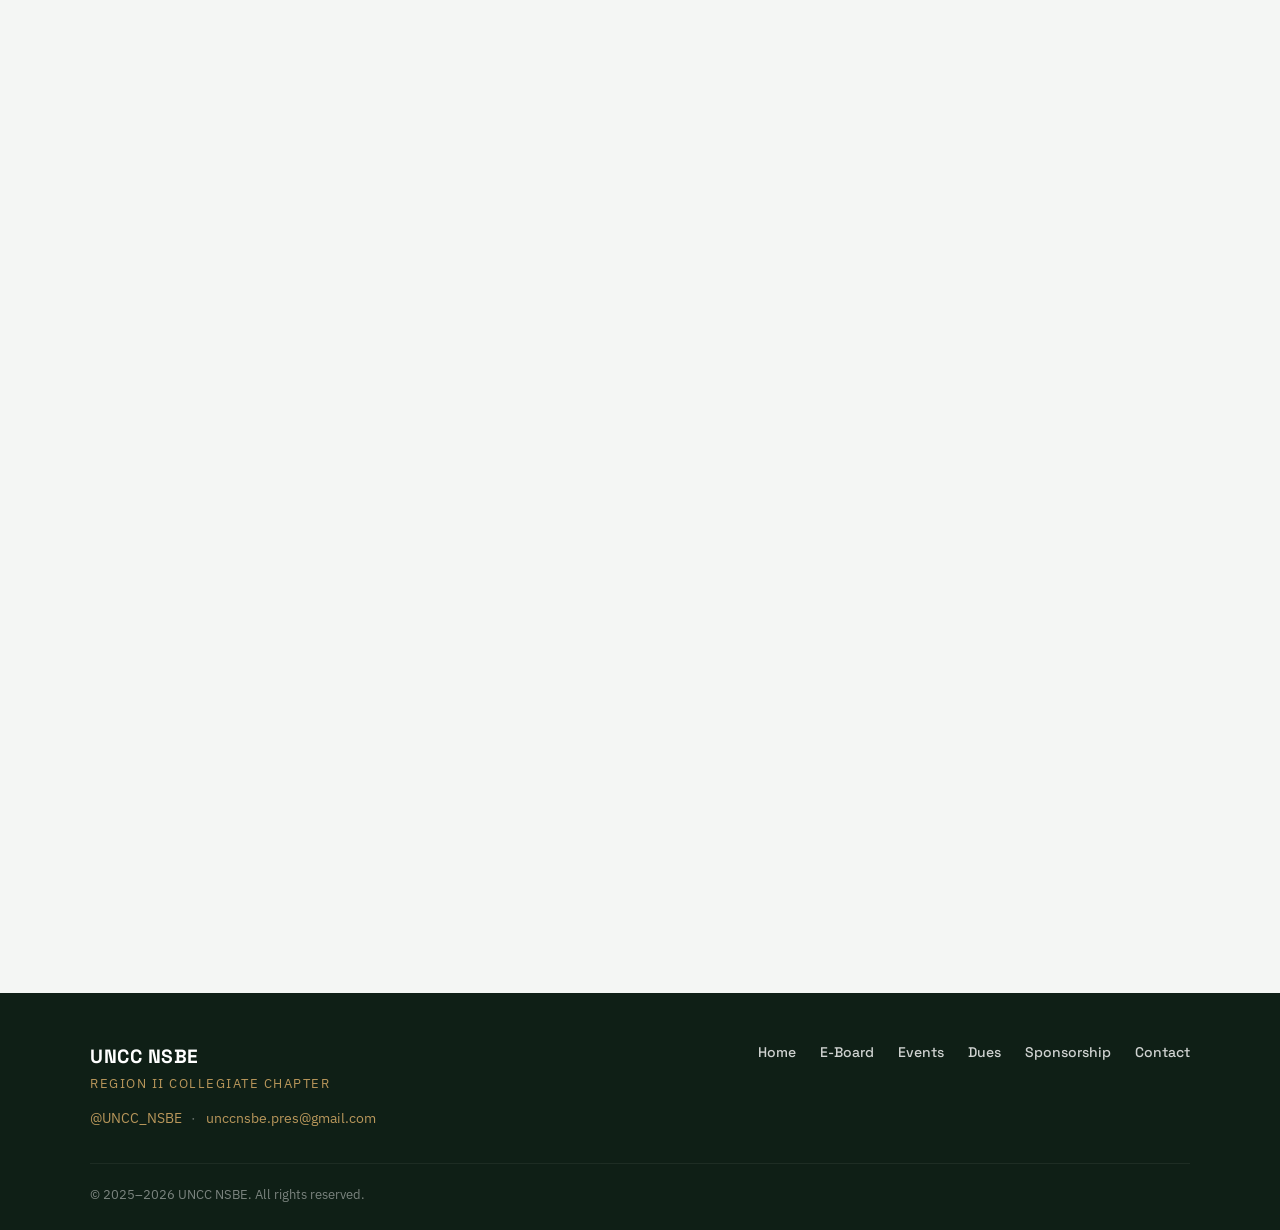
<file: eboard.html>
<!DOCTYPE html>
<html lang="en">
<head>
  <meta charset="UTF-8" />
  <meta name="viewport" content="width=device-width, initial-scale=1.0"/>
  <title>E-Board — UNCC NSBE</title>
  <link rel="stylesheet" href="./style.css?v=2.3">
</head>
<body>

  <!-- NAVBAR -->
  <nav>
    <a href="index.html" class="nav-brand" aria-label="UNCC NSBE home">
      <img src="images/nsbe-logo.png" alt="NSBE logo">
      <span class="nav-divider" aria-hidden="true"></span>
      <img src="images/uncc-logo.png" alt="UNC Charlotte logo">
      <span class="nav-title">UNCC NSBE</span>
    </a>
    <button class="nav-toggle" id="navToggle" aria-label="Toggle menu">
      <span></span><span></span><span></span>
    </button>
    <ul class="nav-links" id="navLinks">
      <li><a href="index.html">Home</a></li>
      <li><a href="eboard.html" class="active">E-Board</a></li>
      <li><a href="events.html">Events</a></li>
      <li><a href="news.html">News</a></li>
      <li><a href="dues.html">Dues</a></li>
      <li><a href="sponsorship.html">Sponsorship</a></li>
      <li><a href="contact.html">Contact</a></li>
    </ul>
  </nav>

  <!-- PAGE HEADER -->
  <div class="page-header fade-in">
    <h1>Executive Board</h1>
    <p>The students leading UNCC NSBE in 2025–2026</p>
  </div>

  <div class="container fade-in">
    <h2 class="section-title">Our Leaders</h2>
    <div class="section-divider"></div>

    <!-- Photos live in images/ (filename = first-last). A missing photo falls back to initials. -->
    <p class="eboard-hint">Hover over a card (or tap on mobile) to learn more about each member.</p>

    <div class="eboard-grid">

      <div class="eboard-card-container reveal">
        <div class="eboard-card-inner">

          <div class="eboard-card-front">
            <div class="eboard-photo" data-initials="KM">
              <img src="images/kanye-mckeithen.jpg" alt="Kanye McKeithen" class="eboard-img" loading="lazy" onerror="this.onerror=null; this.parentElement.classList.add('img-fallback'); this.style.display='none';">
            </div>
            <div class="eboard-info">
              <span class="position-badge">PRESIDENT</span>
              <h3 class="eboard-name">Kanye McKeithen</h3>
            </div>
          </div>

          <div class="eboard-card-back">
            <div>
              <span class="position-badge">PRESIDENT</span>
              <h3 class="eboard-name">Kanye McKeithen</h3>
              <dl class="eboard-details">
                <dt>Year</dt><dd>Senior</dd>
                <dt>Major</dt><dd>Mechanical Engineering</dd>
              </dl>
              <p class="eboard-fun-fact"><strong>Fun fact:</strong> Spent this past summer in Houston.</p>
            </div>
            <a href="https://www.linkedin.com/in/kanyem/" target="_blank" rel="noopener noreferrer" class="btn btn-linkedin"><svg width="24" height="24" width="24" height="24" viewBox="0 0 24 24" fill="currentColor" aria-hidden="true"><path d="M20.45 20.45h-3.56v-5.57c0-1.33-.02-3.04-1.85-3.04-1.85 0-2.14 1.45-2.14 2.94v5.67H9.35V9h3.41v1.56h.05c.48-.9 1.64-1.85 3.37-1.85 3.6 0 4.27 2.37 4.27 5.46v6.28ZM5.34 7.43a2.06 2.06 0 1 1 0-4.13 2.06 2.06 0 0 1 0 4.13ZM7.12 20.45H3.56V9h3.56v11.45ZM22.22 0H1.77C.79 0 0 .77 0 1.73v20.54C0 23.23.79 24 1.77 24h20.45c.98 0 1.78-.77 1.78-1.73V1.73C24 .77 23.2 0 22.22 0Z"/></svg> Connect on LinkedIn</a>
          </div>

        </div>
      </div>

      <div class="eboard-card-container reveal">
        <div class="eboard-card-inner">

          <div class="eboard-card-front">
            <div class="eboard-photo" data-initials="RL">
              <img src="images/rupert-lartey.jpg" alt="Rupert Lartey" class="eboard-img" loading="lazy" onerror="this.onerror=null; this.parentElement.classList.add('img-fallback'); this.style.display='none';">
            </div>
            <div class="eboard-info">
              <span class="position-badge">VICE PRESIDENT</span>
              <h3 class="eboard-name">Rupert Lartey</h3>
            </div>
          </div>

          <div class="eboard-card-back">
            <div>
              <span class="position-badge">VICE PRESIDENT</span>
              <h3 class="eboard-name">Rupert Lartey</h3>
              <dl class="eboard-details">
                <dt>Year</dt><dd>Junior</dd>
                <dt>Major</dt><dd>Mechanical Engineering w/ Concentration in Energy</dd>
              </dl>
              <p class="eboard-fun-fact"><strong>Fun fact:</strong> Lived in San Diego this summer.</p>
            </div>
            <a href="https://www.linkedin.com/in/rupert-lartey/" target="_blank" rel="noopener noreferrer" class="btn btn-linkedin"><svg width="24" height="24" width="24" height="24" viewBox="0 0 24 24" fill="currentColor" aria-hidden="true"><path d="M20.45 20.45h-3.56v-5.57c0-1.33-.02-3.04-1.85-3.04-1.85 0-2.14 1.45-2.14 2.94v5.67H9.35V9h3.41v1.56h.05c.48-.9 1.64-1.85 3.37-1.85 3.6 0 4.27 2.37 4.27 5.46v6.28ZM5.34 7.43a2.06 2.06 0 1 1 0-4.13 2.06 2.06 0 0 1 0 4.13ZM7.12 20.45H3.56V9h3.56v11.45ZM22.22 0H1.77C.79 0 0 .77 0 1.73v20.54C0 23.23.79 24 1.77 24h20.45c.98 0 1.78-.77 1.78-1.73V1.73C24 .77 23.2 0 22.22 0Z"/></svg> Connect on LinkedIn</a>
          </div>

        </div>
      </div>

      <div class="eboard-card-container reveal">
        <div class="eboard-card-inner">

          <div class="eboard-card-front">
            <div class="eboard-photo" data-initials="OP">
              <img src="images/olivia-parker-george.jpeg" alt="Olivia Parker-George" class="eboard-img img-focus-upper" loading="lazy" onerror="this.onerror=null; this.parentElement.classList.add('img-fallback'); this.style.display='none';">
            </div>
            <div class="eboard-info">
              <span class="position-badge">TREASURER</span>
              <h3 class="eboard-name">Olivia Parker-George</h3>
            </div>
          </div>

          <div class="eboard-card-back">
            <div>
              <span class="position-badge">TREASURER</span>
              <h3 class="eboard-name">Olivia Parker-George</h3>
              <dl class="eboard-details">
                <dt>Year</dt><dd>Junior</dd>
                <dt>Major</dt><dd>Computer Science w/ Concentration in Bioinformatics</dd>
              </dl>
              <p class="eboard-fun-fact"><strong>Fun fact:</strong> I love going to concerts :)</p>
            </div>
            <a href="https://www.linkedin.com/in/olivia-parker-george/" target="_blank" rel="noopener noreferrer" class="btn btn-linkedin"><svg width="24" height="24" width="24" height="24" viewBox="0 0 24 24" fill="currentColor" aria-hidden="true"><path d="M20.45 20.45h-3.56v-5.57c0-1.33-.02-3.04-1.85-3.04-1.85 0-2.14 1.45-2.14 2.94v5.67H9.35V9h3.41v1.56h.05c.48-.9 1.64-1.85 3.37-1.85 3.6 0 4.27 2.37 4.27 5.46v6.28ZM5.34 7.43a2.06 2.06 0 1 1 0-4.13 2.06 2.06 0 0 1 0 4.13ZM7.12 20.45H3.56V9h3.56v11.45ZM22.22 0H1.77C.79 0 0 .77 0 1.73v20.54C0 23.23.79 24 1.77 24h20.45c.98 0 1.78-.77 1.78-1.73V1.73C24 .77 23.2 0 22.22 0Z"/></svg> Connect on LinkedIn</a>
          </div>

        </div>
      </div>

      <div class="eboard-card-container reveal">
        <div class="eboard-card-inner">

          <div class="eboard-card-front">
            <div class="eboard-photo" data-initials="JI">
              <img src="images/jesse-igbide.jpg" alt="Jesse Igbide" class="eboard-img" loading="lazy" onerror="this.onerror=null; this.parentElement.classList.add('img-fallback'); this.style.display='none';">
            </div>
            <div class="eboard-info">
              <span class="position-badge">SECRETARY</span>
              <h3 class="eboard-name">Jesse Igbide</h3>
            </div>
          </div>

          <div class="eboard-card-back">
            <div>
              <span class="position-badge">SECRETARY</span>
              <h3 class="eboard-name">Jesse Igbide</h3>
              <dl class="eboard-details">
                <dt>Year</dt><dd>Senior</dd>
                <dt>Major</dt><dd>Computer Science w/ Concentration in Data Science</dd>
              </dl>
              <p class="eboard-fun-fact"><strong>Fun fact:</strong> I watch sports in my free time.</p>
            </div>
            <a href="https://www.linkedin.com/in/jigbide/" target="_blank" rel="noopener noreferrer" class="btn btn-linkedin"><svg width="24" height="24" width="24" height="24" viewBox="0 0 24 24" fill="currentColor" aria-hidden="true"><path d="M20.45 20.45h-3.56v-5.57c0-1.33-.02-3.04-1.85-3.04-1.85 0-2.14 1.45-2.14 2.94v5.67H9.35V9h3.41v1.56h.05c.48-.9 1.64-1.85 3.37-1.85 3.6 0 4.27 2.37 4.27 5.46v6.28ZM5.34 7.43a2.06 2.06 0 1 1 0-4.13 2.06 2.06 0 0 1 0 4.13ZM7.12 20.45H3.56V9h3.56v11.45ZM22.22 0H1.77C.79 0 0 .77 0 1.73v20.54C0 23.23.79 24 1.77 24h20.45c.98 0 1.78-.77 1.78-1.73V1.73C24 .77 23.2 0 22.22 0Z"/></svg> Connect on LinkedIn</a>
          </div>

        </div>
      </div>

      <div class="eboard-card-container reveal">
        <div class="eboard-card-inner">

          <div class="eboard-card-front">
            <div class="eboard-photo" data-initials="JH">
              <img src="images/jackson-hanish.jpg" alt="Jackson D. Hanish" class="eboard-img" loading="lazy" onerror="this.onerror=null; this.parentElement.classList.add('img-fallback'); this.style.display='none';">
            </div>
            <div class="eboard-info">
              <span class="position-badge">MEMBERSHIP CHAIR</span>
              <h3 class="eboard-name">Jackson D. Hanish</h3>
            </div>
          </div>

          <div class="eboard-card-back">
            <div>
              <span class="position-badge">MEMBERSHIP CHAIR</span>
              <h3 class="eboard-name">Jackson D. Hanish</h3>
              <dl class="eboard-details">
                <dt>Year</dt><dd>Junior</dd>
                <dt>Major</dt><dd>Mechanical Engineering w/ Concentration in Biomed</dd>
              </dl>
              <p class="eboard-fun-fact"><strong>Fun fact:</strong> I held an eyeball during my summer internship.</p>
            </div>
            <a href="https://www.linkedin.com/in/jacksonhanish/" target="_blank" rel="noopener noreferrer" class="btn btn-linkedin"><svg width="24" height="24" width="24" height="24" viewBox="0 0 24 24" fill="currentColor" aria-hidden="true"><path d="M20.45 20.45h-3.56v-5.57c0-1.33-.02-3.04-1.85-3.04-1.85 0-2.14 1.45-2.14 2.94v5.67H9.35V9h3.41v1.56h.05c.48-.9 1.64-1.85 3.37-1.85 3.6 0 4.27 2.37 4.27 5.46v6.28ZM5.34 7.43a2.06 2.06 0 1 1 0-4.13 2.06 2.06 0 0 1 0 4.13ZM7.12 20.45H3.56V9h3.56v11.45ZM22.22 0H1.77C.79 0 0 .77 0 1.73v20.54C0 23.23.79 24 1.77 24h20.45c.98 0 1.78-.77 1.78-1.73V1.73C24 .77 23.2 0 22.22 0Z"/></svg> Connect on LinkedIn</a>
          </div>

        </div>
      </div>

      <div class="eboard-card-container reveal">
        <div class="eboard-card-inner">

          <div class="eboard-card-front">
            <div class="eboard-photo" data-initials="DO">
              <img src="images/daniel-odei.jpeg" alt="Daniel Odei" class="eboard-img" loading="lazy" onerror="this.onerror=null; this.parentElement.classList.add('img-fallback'); this.style.display='none';">
            </div>
            <div class="eboard-info">
              <span class="position-badge">FINANCE CHAIR</span>
              <h3 class="eboard-name">Daniel Odei</h3>
            </div>
          </div>

          <div class="eboard-card-back">
            <div>
              <span class="position-badge">FINANCE CHAIR</span>
              <h3 class="eboard-name">Daniel Odei</h3>
              <dl class="eboard-details">
                <dt>Year</dt><dd>Senior</dd>
                <dt>Major</dt><dd>Computer Science</dd>
              </dl>
              <p class="eboard-fun-fact"><strong>Fun fact:</strong> I used to live in NH</p>
            </div>
            <a href="https://www.linkedin.com/in/daniel-odei-446387292/" target="_blank" rel="noopener noreferrer" class="btn btn-linkedin"><svg width="24" height="24" width="24" height="24" viewBox="0 0 24 24" fill="currentColor" aria-hidden="true"><path d="M20.45 20.45h-3.56v-5.57c0-1.33-.02-3.04-1.85-3.04-1.85 0-2.14 1.45-2.14 2.94v5.67H9.35V9h3.41v1.56h.05c.48-.9 1.64-1.85 3.37-1.85 3.6 0 4.27 2.37 4.27 5.46v6.28ZM5.34 7.43a2.06 2.06 0 1 1 0-4.13 2.06 2.06 0 0 1 0 4.13ZM7.12 20.45H3.56V9h3.56v11.45ZM22.22 0H1.77C.79 0 0 .77 0 1.73v20.54C0 23.23.79 24 1.77 24h20.45c.98 0 1.78-.77 1.78-1.73V1.73C24 .77 23.2 0 22.22 0Z"/></svg> Connect on LinkedIn</a>
          </div>

        </div>
      </div>

      <div class="eboard-card-container reveal">
        <div class="eboard-card-inner">

          <div class="eboard-card-front">
            <div class="eboard-photo" data-initials="RB">
              <img src="images/rapheal-badawi.jpeg" alt="Rapheal Badawi" class="eboard-img img-focus-lower" loading="lazy" onerror="this.onerror=null; this.parentElement.classList.add('img-fallback'); this.style.display='none';">
            </div>
            <div class="eboard-info">
              <span class="position-badge">TORCH CHAIR</span>
              <h3 class="eboard-name">Rapheal Badawi</h3>
            </div>
          </div>

          <div class="eboard-card-back">
            <div>
              <span class="position-badge">TORCH CHAIR</span>
              <h3 class="eboard-name">Rapheal Badawi</h3>
              <dl class="eboard-details">
                <dt>Year</dt><dd>Junior</dd>
                <dt>Major</dt><dd>Mechanical Engineering w/ Concentration in Aerospace</dd>
              </dl>
              <p class="eboard-fun-fact"><strong>Fun fact:</strong> I grew up in Egypt</p>
            </div>
            <a href="https://www.linkedin.com/in/raphael-badawi-686118311/" target="_blank" rel="noopener noreferrer" class="btn btn-linkedin"><svg width="24" height="24" width="24" height="24" viewBox="0 0 24 24" fill="currentColor" aria-hidden="true"><path d="M20.45 20.45h-3.56v-5.57c0-1.33-.02-3.04-1.85-3.04-1.85 0-2.14 1.45-2.14 2.94v5.67H9.35V9h3.41v1.56h.05c.48-.9 1.64-1.85 3.37-1.85 3.6 0 4.27 2.37 4.27 5.46v6.28ZM5.34 7.43a2.06 2.06 0 1 1 0-4.13 2.06 2.06 0 0 1 0 4.13ZM7.12 20.45H3.56V9h3.56v11.45ZM22.22 0H1.77C.79 0 0 .77 0 1.73v20.54C0 23.23.79 24 1.77 24h20.45c.98 0 1.78-.77 1.78-1.73V1.73C24 .77 23.2 0 22.22 0Z"/></svg> Connect on LinkedIn</a>
          </div>

        </div>
      </div>

      <div class="eboard-card-container reveal">
        <div class="eboard-card-inner">

          <div class="eboard-card-front">
            <div class="eboard-photo" data-initials="AB">
              <img src="images/aaron-battle.JPG" alt="Aaron Battle" class="eboard-img img-focus-lower" loading="lazy" onerror="this.onerror=null; this.parentElement.classList.add('img-fallback'); this.style.display='none';">
            </div>
            <div class="eboard-info">
              <span class="position-badge">SENATOR</span>
              <h3 class="eboard-name">Aaron Battle</h3>
            </div>
          </div>

          <div class="eboard-card-back">
            <div>
              <span class="position-badge">SENATOR</span>
              <h3 class="eboard-name">Aaron Battle</h3>
              <dl class="eboard-details">
                <dt>Year</dt><dd>Senior</dd>
                <dt>Major</dt><dd>Electrical Engineering</dd>
              </dl>
              <p class="eboard-fun-fact"><strong>Fun fact:</strong> Can do a backflip</p>
            </div>
            <a href="https://www.linkedin.com/in/abattl12/" target="_blank" rel="noopener noreferrer" class="btn btn-linkedin"><svg width="24" height="24" width="24" height="24" viewBox="0 0 24 24" fill="currentColor" aria-hidden="true"><path d="M20.45 20.45h-3.56v-5.57c0-1.33-.02-3.04-1.85-3.04-1.85 0-2.14 1.45-2.14 2.94v5.67H9.35V9h3.41v1.56h.05c.48-.9 1.64-1.85 3.37-1.85 3.6 0 4.27 2.37 4.27 5.46v6.28ZM5.34 7.43a2.06 2.06 0 1 1 0-4.13 2.06 2.06 0 0 1 0 4.13ZM7.12 20.45H3.56V9h3.56v11.45ZM22.22 0H1.77C.79 0 0 .77 0 1.73v20.54C0 23.23.79 24 1.77 24h20.45c.98 0 1.78-.77 1.78-1.73V1.73C24 .77 23.2 0 22.22 0Z"/></svg> Connect on LinkedIn</a>
          </div>

        </div>
      </div>

      <div class="eboard-card-container reveal">
        <div class="eboard-card-inner">

          <div class="eboard-card-front">
            <div class="eboard-photo" data-initials="MF">
              <img src="images/micah-finnell.jpg" alt="Micah Finnell" class="eboard-img" loading="lazy" onerror="this.onerror=null; this.parentElement.classList.add('img-fallback'); this.style.display='none';">
            </div>
            <div class="eboard-info">
              <span class="position-badge">SENATOR</span>
              <h3 class="eboard-name">Micah Finnell</h3>
            </div>
          </div>

          <div class="eboard-card-back">
            <div>
              <span class="position-badge">SENATOR</span>
              <h3 class="eboard-name">Micah Finnell</h3>
              <dl class="eboard-details">
                <dt>Year</dt><dd>Sophomore</dd>
                <dt>Major</dt><dd>Civil Engineering</dd>
              </dl>
              <p class="eboard-fun-fact"><strong>Fun fact:</strong> I love hooping</p>
            </div>
            <a href="https://www.linkedin.com/in/mfinnell0909/" target="_blank" rel="noopener noreferrer" class="btn btn-linkedin"><svg width="24" height="24" width="24" height="24" viewBox="0 0 24 24" fill="currentColor" aria-hidden="true"><path d="M20.45 20.45h-3.56v-5.57c0-1.33-.02-3.04-1.85-3.04-1.85 0-2.14 1.45-2.14 2.94v5.67H9.35V9h3.41v1.56h.05c.48-.9 1.64-1.85 3.37-1.85 3.6 0 4.27 2.37 4.27 5.46v6.28ZM5.34 7.43a2.06 2.06 0 1 1 0-4.13 2.06 2.06 0 0 1 0 4.13ZM7.12 20.45H3.56V9h3.56v11.45ZM22.22 0H1.77C.79 0 0 .77 0 1.73v20.54C0 23.23.79 24 1.77 24h20.45c.98 0 1.78-.77 1.78-1.73V1.73C24 .77 23.2 0 22.22 0Z"/></svg> Connect on LinkedIn</a>
          </div>

        </div>
      </div>

      <div class="eboard-card-container reveal">
        <div class="eboard-card-inner">

          <div class="eboard-card-front">
            <div class="eboard-photo" data-initials="AD">
              <img src="images/abdul-rahman-dauda.jpg" alt="Abdul-Rahman Dauda" class="eboard-img" loading="lazy" onerror="this.onerror=null; this.parentElement.classList.add('img-fallback'); this.style.display='none';">
            </div>
            <div class="eboard-info">
              <span class="position-badge">PROGRAMS CHAIR</span>
              <h3 class="eboard-name">Abdul-Rahman Dauda</h3>
            </div>
          </div>

          <div class="eboard-card-back">
            <div>
              <span class="position-badge">PROGRAMS CHAIR</span>
              <h3 class="eboard-name">Abdul-Rahman Dauda</h3>
              <dl class="eboard-details">
                <dt>Year</dt><dd>Senior</dd>
                <dt>Major</dt><dd>Computer Science w/ Concentration in Data Science (Minor: Psychology)</dd>
              </dl>
              <p class="eboard-fun-fact"><strong>Fun fact:</strong> I love listening to podcasts.</p>
            </div>
            <a href="https://www.linkedin.com/in/abdul--dauda01/" target="_blank" rel="noopener noreferrer" class="btn btn-linkedin"><svg width="24" height="24" width="24" height="24" viewBox="0 0 24 24" fill="currentColor" aria-hidden="true"><path d="M20.45 20.45h-3.56v-5.57c0-1.33-.02-3.04-1.85-3.04-1.85 0-2.14 1.45-2.14 2.94v5.67H9.35V9h3.41v1.56h.05c.48-.9 1.64-1.85 3.37-1.85 3.6 0 4.27 2.37 4.27 5.46v6.28ZM5.34 7.43a2.06 2.06 0 1 1 0-4.13 2.06 2.06 0 0 1 0 4.13ZM7.12 20.45H3.56V9h3.56v11.45ZM22.22 0H1.77C.79 0 0 .77 0 1.73v20.54C0 23.23.79 24 1.77 24h20.45c.98 0 1.78-.77 1.78-1.73V1.73C24 .77 23.2 0 22.22 0Z"/></svg> Connect on LinkedIn</a>
          </div>

        </div>
      </div>

      <div class="eboard-card-container reveal">
        <div class="eboard-card-inner">

          <div class="eboard-card-front">
            <div class="eboard-photo" data-initials="AG">
              <img src="images/alana-goodman.jpg" alt="Alana Goodman" class="eboard-img img-focus-upper" loading="lazy" onerror="this.onerror=null; this.parentElement.classList.add('img-fallback'); this.style.display='none';">
            </div>
            <div class="eboard-info">
              <span class="position-badge">MEDIA COORDINATOR</span>
              <h3 class="eboard-name">Alana Goodman</h3>
            </div>
          </div>

          <div class="eboard-card-back">
            <div>
              <span class="position-badge">MEDIA COORDINATOR</span>
              <h3 class="eboard-name">Alana Goodman</h3>
              <dl class="eboard-details">
                <dt>Year</dt><dd>Junior</dd>
                <dt>Major</dt><dd>Civil Engineering (Minors: Spanish &amp; Mathematics)</dd>
              </dl>
              <p class="eboard-fun-fact"><strong>Fun fact:</strong> My favorite color is brown.</p>
            </div>
            <a href="https://www.linkedin.com/in/alana-goodman-35a9473b3/" target="_blank" rel="noopener noreferrer" class="btn btn-linkedin"><svg width="24" height="24" width="24" height="24" viewBox="0 0 24 24" fill="currentColor" aria-hidden="true"><path d="M20.45 20.45h-3.56v-5.57c0-1.33-.02-3.04-1.85-3.04-1.85 0-2.14 1.45-2.14 2.94v5.67H9.35V9h3.41v1.56h.05c.48-.9 1.64-1.85 3.37-1.85 3.6 0 4.27 2.37 4.27 5.46v6.28ZM5.34 7.43a2.06 2.06 0 1 1 0-4.13 2.06 2.06 0 0 1 0 4.13ZM7.12 20.45H3.56V9h3.56v11.45ZM22.22 0H1.77C.79 0 0 .77 0 1.73v20.54C0 23.23.79 24 1.77 24h20.45c.98 0 1.78-.77 1.78-1.73V1.73C24 .77 23.2 0 22.22 0Z"/></svg> Connect on LinkedIn</a>
          </div>

        </div>
      </div>

      <div class="eboard-card-container reveal">
        <div class="eboard-card-inner">

          <div class="eboard-card-front">
            <div class="eboard-photo" data-initials="PW">
              <img src="images/phillip-watkins.png" alt="Phillip Watkins" class="eboard-img" loading="lazy" onerror="this.onerror=null; this.parentElement.classList.add('img-fallback'); this.style.display='none';">
            </div>
            <div class="eboard-info">
              <span class="position-badge">CORPORATE RELATIONS CHAIR</span>
              <h3 class="eboard-name">Phillip Watkins</h3>
            </div>
          </div>

          <div class="eboard-card-back">
            <div>
              <span class="position-badge">CORPORATE RELATIONS CHAIR</span>
              <h3 class="eboard-name">Phillip Watkins</h3>
              <dl class="eboard-details">
                <dt>Year</dt><dd>Junior</dd>
                <dt>Major</dt><dd>Civil Engineering (Minor: Spanish)</dd>
              </dl>
              <p class="eboard-fun-fact"><strong>Fun fact:</strong> I can play the guitar</p>
            </div>
            <a href="https://www.linkedin.com/in/phillip-watkins-/" target="_blank" rel="noopener noreferrer" class="btn btn-linkedin"><svg width="24" height="24" width="24" height="24" viewBox="0 0 24 24" fill="currentColor" aria-hidden="true"><path d="M20.45 20.45h-3.56v-5.57c0-1.33-.02-3.04-1.85-3.04-1.85 0-2.14 1.45-2.14 2.94v5.67H9.35V9h3.41v1.56h.05c.48-.9 1.64-1.85 3.37-1.85 3.6 0 4.27 2.37 4.27 5.46v6.28ZM5.34 7.43a2.06 2.06 0 1 1 0-4.13 2.06 2.06 0 0 1 0 4.13ZM7.12 20.45H3.56V9h3.56v11.45ZM22.22 0H1.77C.79 0 0 .77 0 1.73v20.54C0 23.23.79 24 1.77 24h20.45c.98 0 1.78-.77 1.78-1.73V1.73C24 .77 23.2 0 22.22 0Z"/></svg> Connect on LinkedIn</a>
          </div>

        </div>
      </div>

      <div class="eboard-card-container reveal">
        <div class="eboard-card-inner">

          <div class="eboard-card-front">
            <div class="eboard-photo" data-initials="RM">
              <img src="images/rachel-mwamba.jpg" alt="Rachel Mwamba" class="eboard-img img-focus-lower" loading="lazy" onerror="this.onerror=null; this.parentElement.classList.add('img-fallback'); this.style.display='none';">
            </div>
            <div class="eboard-info">
              <span class="position-badge">PCI CHAIR</span>
              <h3 class="eboard-name">Rachel Mwamba</h3>
            </div>
          </div>

          <div class="eboard-card-back">
            <div>
              <span class="position-badge">PCI CHAIR</span>
              <h3 class="eboard-name">Rachel Mwamba</h3>
              <dl class="eboard-details">
                <dt>Year</dt><dd>Junior</dd>
                <dt>Major</dt><dd>Mechanical Engineering w/ Concentration in Biomed</dd>
              </dl>
              <p class="eboard-fun-fact"><strong>Fun fact:</strong> I went ziplining in the Dominican Republic</p>
            </div>
            <a href="https://www.linkedin.com/in/rachel-mwamba-757038289/" target="_blank" rel="noopener noreferrer" class="btn btn-linkedin"><svg width="24" height="24" width="24" height="24" viewBox="0 0 24 24" fill="currentColor" aria-hidden="true"><path d="M20.45 20.45h-3.56v-5.57c0-1.33-.02-3.04-1.85-3.04-1.85 0-2.14 1.45-2.14 2.94v5.67H9.35V9h3.41v1.56h.05c.48-.9 1.64-1.85 3.37-1.85 3.6 0 4.27 2.37 4.27 5.46v6.28ZM5.34 7.43a2.06 2.06 0 1 1 0-4.13 2.06 2.06 0 0 1 0 4.13ZM7.12 20.45H3.56V9h3.56v11.45ZM22.22 0H1.77C.79 0 0 .77 0 1.73v20.54C0 23.23.79 24 1.77 24h20.45c.98 0 1.78-.77 1.78-1.73V1.73C24 .77 23.2 0 22.22 0Z"/></svg> Connect on LinkedIn</a>
          </div>

        </div>
      </div>

    </div>
  </div>

  <!-- FOOTER -->
  <footer>
    <div class="footer-inner">
      <div class="footer-brand">
        <p class="footer-title">UNCC NSBE</p>
        <p class="footer-tagline">Region II Collegiate Chapter</p>
        <p class="footer-contact">
          <a href="https://www.instagram.com/UNCC_NSBE" target="_blank" rel="noopener">@UNCC_NSBE</a>
          <span aria-hidden="true">·</span>
          <a href="mailto:unccnsbe.pres@gmail.com">unccnsbe.pres@gmail.com</a>
        </p>
      </div>
      <nav class="footer-nav" aria-label="Footer">
        <a href="index.html">Home</a>
        <a href="eboard.html">E-Board</a>
        <a href="events.html">Events</a>
        <a href="dues.html">Dues</a>
        <a href="sponsorship.html">Sponsorship</a>
        <a href="contact.html">Contact</a>
      </nav>
    </div>
    <p class="footer-copy">© 2025–2026 UNCC NSBE. All rights reserved.</p>
  </footer>

  <script>
    // Mobile nav
    const toggle = document.getElementById('navToggle');
    const links  = document.getElementById('navLinks');
    toggle.addEventListener('click', () => links.classList.toggle('open'));

    // Scroll reveal using Intersection Observer
    const reveals = document.querySelectorAll('.reveal');
    const observer = new IntersectionObserver((entries) => {
      entries.forEach(entry => {
        if (entry.isIntersecting) {
          entry.target.classList.add('visible');
          observer.unobserve(entry.target); // only animate once
        }
      });
    }, { threshold: 0.15 });

    reveals.forEach(el => observer.observe(el));

    // Flip cards on tap (hover handles desktop); links still work normally
    document.querySelectorAll('.eboard-card-container').forEach(card => {
      card.addEventListener('click', (e) => {
        if (!e.target.closest('a')) {
          card.classList.toggle('flipped');
        }
      });
    });
  </script>

</body>
</html>
</file>
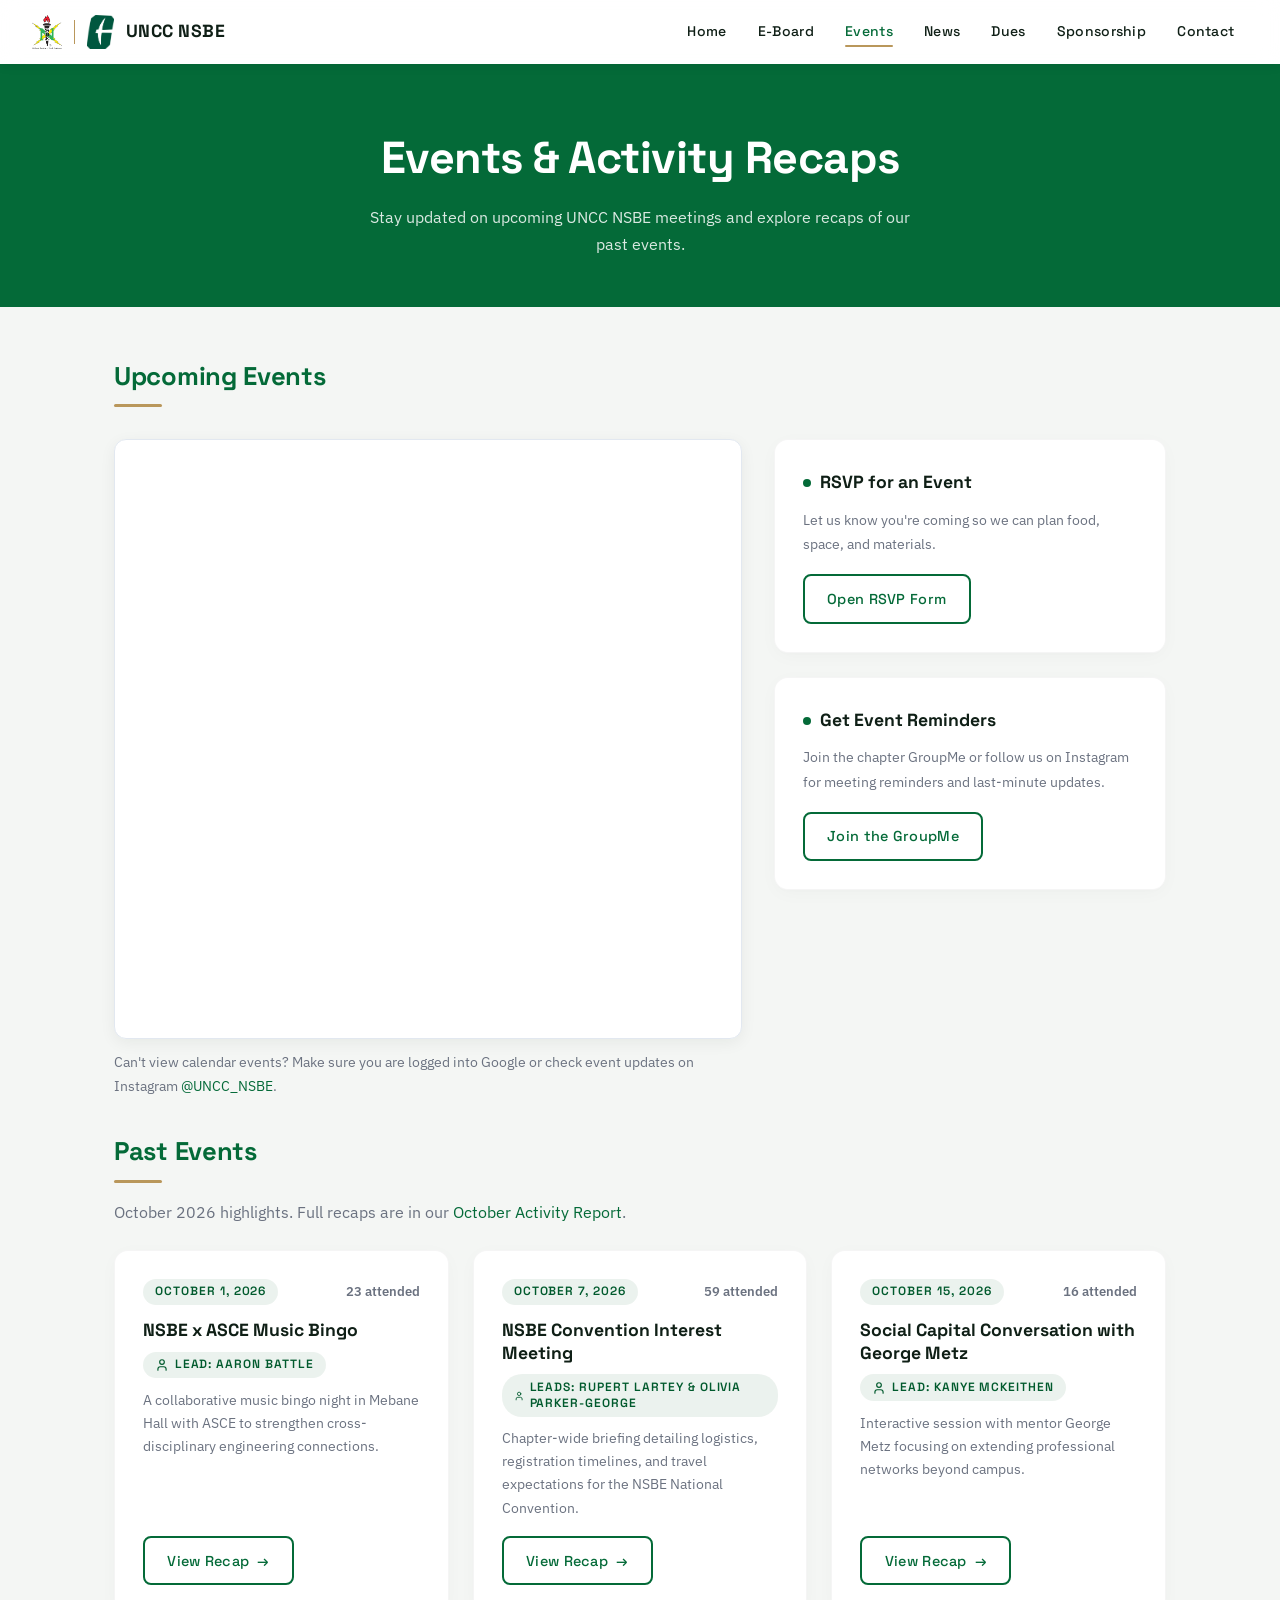
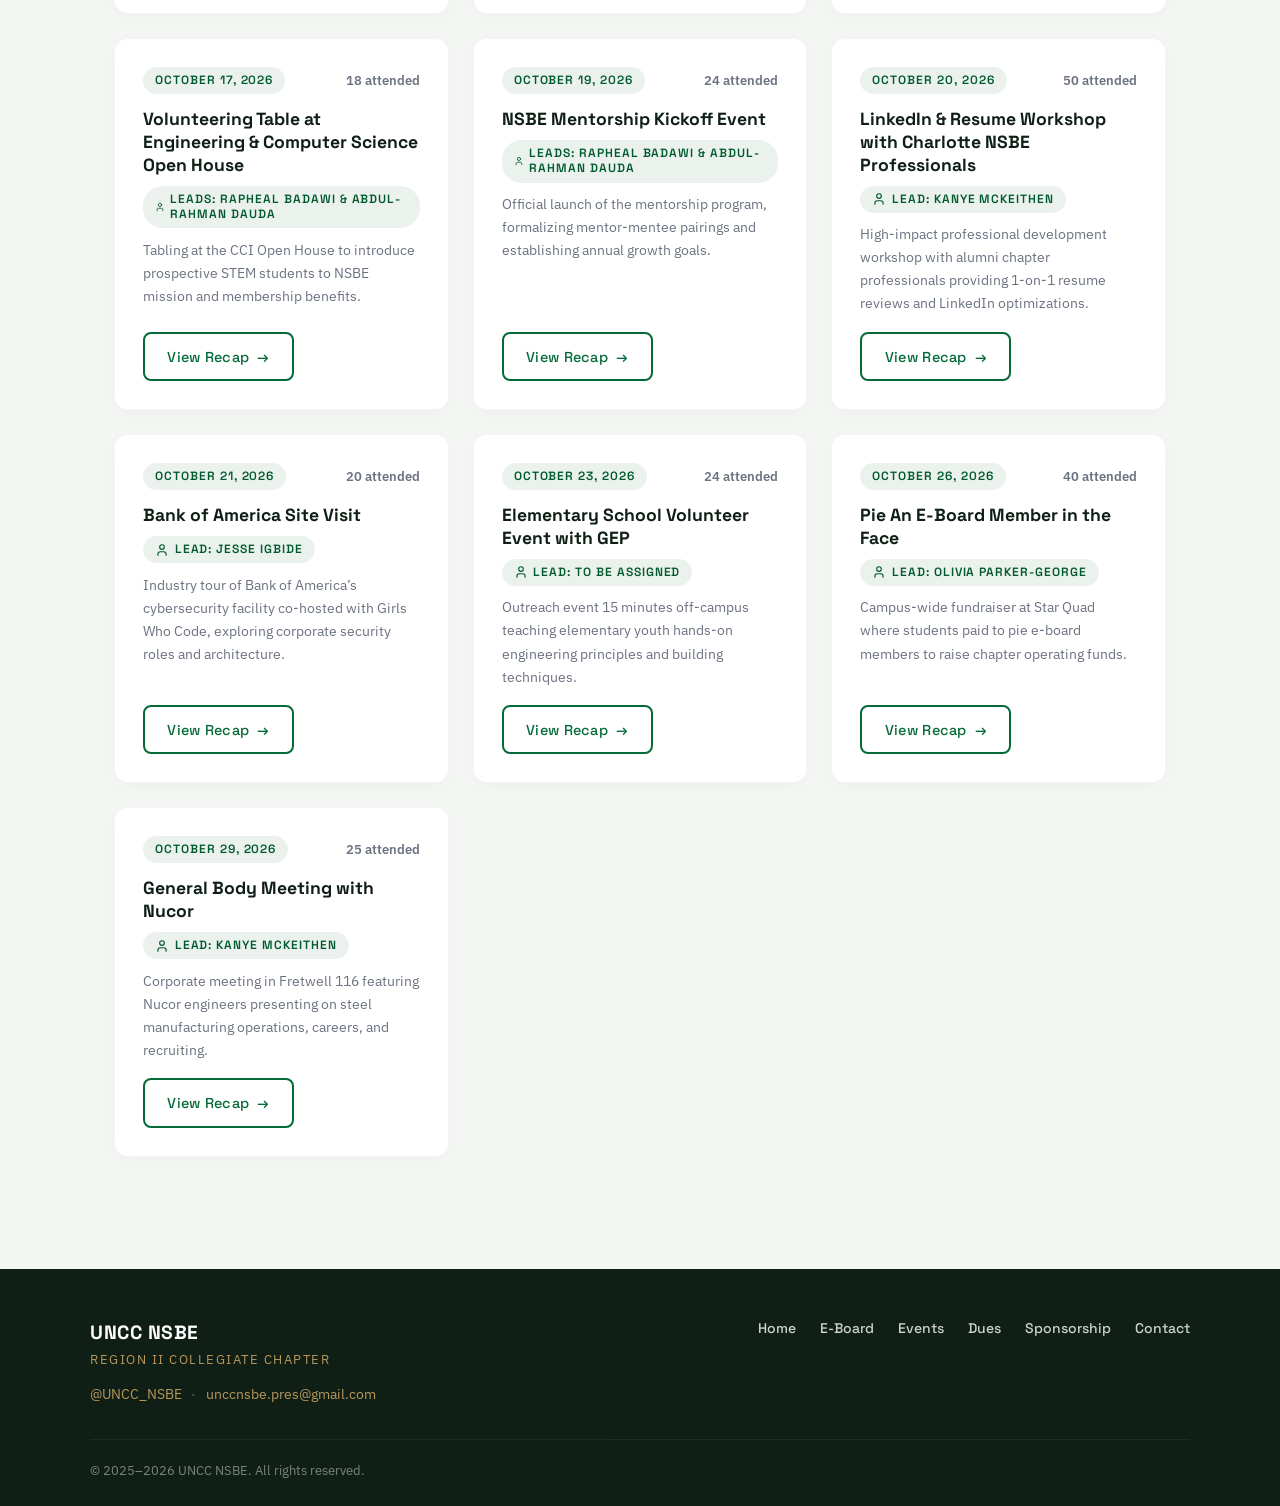
<file: events.html>
<!DOCTYPE html>
<html lang="en">
<head>
  <meta charset="UTF-8" />
  <meta name="viewport" content="width=device-width, initial-scale=1.0"/>
  <title>Events — UNCC NSBE</title>
  <link rel="stylesheet" href="./style.css?v=2.3">
</head>
<body>

  <!-- NAVBAR -->
  <nav>
    <a href="index.html" class="nav-brand" aria-label="UNCC NSBE home">
      <img src="images/nsbe-logo.png" alt="NSBE logo">
      <span class="nav-divider" aria-hidden="true"></span>
      <img src="images/uncc-logo.png" alt="UNC Charlotte logo">
      <span class="nav-title">UNCC NSBE</span>
    </a>
    <button class="nav-toggle" id="navToggle" aria-label="Toggle menu">
      <span></span><span></span><span></span>
    </button>
    <ul class="nav-links" id="navLinks">
      <li><a href="index.html">Home</a></li>
      <li><a href="eboard.html">E-Board</a></li>
      <li><a href="events.html" class="active">Events</a></li>
      <li><a href="news.html">News</a></li>
      <li><a href="dues.html">Dues</a></li>
      <li><a href="sponsorship.html">Sponsorship</a></li>
      <li><a href="contact.html">Contact</a></li>
    </ul>
  </nav>

  <!-- PAGE HEADER -->
  <div class="page-header fade-in">
    <h1>Events &amp; Activity Recaps</h1>
    <p>Stay updated on upcoming UNCC NSBE meetings and explore recaps of our past events.</p>
  </div>

  <div class="container fade-in">

    <!-- UPCOMING EVENTS -->
    <h2 class="section-title">Upcoming Events</h2>
    <div class="section-divider"></div>

    <div class="events-layout">

      <div class="events-calendar">
        <iframe
          src="https://calendar.google.com/calendar/embed?src=c_787992e0550377f5f213f4a6b45a8815489634f525907168257b8be42920523c%40group.calendar.google.com&amp;ctz=America%2FNew_York"
          width="100%" height="600" frameborder="0" scrolling="no"
          style="border: 0;"
          title="UNCC NSBE events calendar"
          loading="lazy"></iframe>
        <p class="calendar-note">
          Can't view calendar events? Make sure you are logged into Google or check event updates on Instagram
          <a href="https://www.instagram.com/UNCC_NSBE" target="_blank" rel="noopener">@UNCC_NSBE</a>.
        </p>
      </div>

      <div class="events-rsvp">
        <div class="forms-card">
          <!-- TODO: replace # with the current event RSVP Google Form link -->
          <h3>RSVP for an Event</h3>
          <p>Let us know you're coming so we can plan food, space, and materials.</p>
          <a href="#" target="_blank" rel="noopener" class="btn btn-secondary">Open RSVP Form</a>
        </div>

        <div class="forms-card">
          <h3>Get Event Reminders</h3>
          <p>Join the chapter GroupMe or follow us on Instagram for meeting reminders and last-minute updates.</p>
          <a href="contact.html" class="btn btn-secondary">Join the GroupMe</a>
        </div>
      </div>

    </div>

    <!-- PAST EVENTS -->
    <h2 class="section-title mt-4">Past Events</h2>
    <div class="section-divider"></div>
    <p class="events-intro">October 2026 highlights. Full recaps are in our <a href="https://docs.google.com/document/d/1e-dGuep8pV2DW22R11xKLQ5rtgEw2Iiu/edit?usp=sharing" target="_blank" rel="noopener">October Activity Report</a>.</p>

    <!--
      TO ADD AN EVENT: copy one .event-card to the top of the grid and update the
      date, attendance, title, lead, and summary. Recap buttons all open the
      Activity Report Google Doc (keep it shared as "Anyone with the link").
    -->
    <div class="past-events-grid">

      <article class="event-card">
        <div class="event-top">
          <span class="event-date">October 1, 2026</span>
          <span class="event-attendance">23 attended</span>
        </div>
        <h3>NSBE x ASCE Music Bingo</h3>
        <p class="event-lead"><svg width="14" height="14" viewBox="0 0 24 24" fill="none" stroke="currentColor" stroke-width="2" stroke-linecap="round" stroke-linejoin="round" aria-hidden="true"><path d="M19 21v-2a4 4 0 0 0-4-4H9a4 4 0 0 0-4 4v2"/><circle cx="12" cy="7" r="4"/></svg> Lead: Aaron Battle</p>
        <p class="event-desc">A collaborative music bingo night in Mebane Hall with ASCE to strengthen cross-disciplinary engineering connections.</p>
        <a href="https://docs.google.com/document/d/1e-dGuep8pV2DW22R11xKLQ5rtgEw2Iiu/edit?usp=sharing" target="_blank" rel="noopener" class="btn btn-secondary">View Recap <span class="arrow" aria-hidden="true">→</span></a>
      </article>

      <article class="event-card">
        <div class="event-top">
          <span class="event-date">October 7, 2026</span>
          <span class="event-attendance">59 attended</span>
        </div>
        <h3>NSBE Convention Interest Meeting</h3>
        <p class="event-lead"><svg width="14" height="14" viewBox="0 0 24 24" fill="none" stroke="currentColor" stroke-width="2" stroke-linecap="round" stroke-linejoin="round" aria-hidden="true"><path d="M19 21v-2a4 4 0 0 0-4-4H9a4 4 0 0 0-4 4v2"/><circle cx="12" cy="7" r="4"/></svg> Leads: Rupert Lartey &amp; Olivia Parker-George</p>
        <p class="event-desc">Chapter-wide briefing detailing logistics, registration timelines, and travel expectations for the NSBE National Convention.</p>
        <a href="https://docs.google.com/document/d/1e-dGuep8pV2DW22R11xKLQ5rtgEw2Iiu/edit?usp=sharing" target="_blank" rel="noopener" class="btn btn-secondary">View Recap <span class="arrow" aria-hidden="true">→</span></a>
      </article>

      <article class="event-card">
        <div class="event-top">
          <span class="event-date">October 15, 2026</span>
          <span class="event-attendance">16 attended</span>
        </div>
        <h3>Social Capital Conversation with George Metz</h3>
        <p class="event-lead"><svg width="14" height="14" viewBox="0 0 24 24" fill="none" stroke="currentColor" stroke-width="2" stroke-linecap="round" stroke-linejoin="round" aria-hidden="true"><path d="M19 21v-2a4 4 0 0 0-4-4H9a4 4 0 0 0-4 4v2"/><circle cx="12" cy="7" r="4"/></svg> Lead: Kanye McKeithen</p>
        <p class="event-desc">Interactive session with mentor George Metz focusing on extending professional networks beyond campus.</p>
        <a href="https://docs.google.com/document/d/1e-dGuep8pV2DW22R11xKLQ5rtgEw2Iiu/edit?usp=sharing" target="_blank" rel="noopener" class="btn btn-secondary">View Recap <span class="arrow" aria-hidden="true">→</span></a>
      </article>

      <article class="event-card">
        <div class="event-top">
          <span class="event-date">October 17, 2026</span>
          <span class="event-attendance">18 attended</span>
        </div>
        <h3>Volunteering Table at Engineering &amp; Computer Science Open House</h3>
        <p class="event-lead"><svg width="14" height="14" viewBox="0 0 24 24" fill="none" stroke="currentColor" stroke-width="2" stroke-linecap="round" stroke-linejoin="round" aria-hidden="true"><path d="M19 21v-2a4 4 0 0 0-4-4H9a4 4 0 0 0-4 4v2"/><circle cx="12" cy="7" r="4"/></svg> Leads: Rapheal Badawi &amp; Abdul-Rahman Dauda</p>
        <p class="event-desc">Tabling at the CCI Open House to introduce prospective STEM students to NSBE mission and membership benefits.</p>
        <a href="https://docs.google.com/document/d/1e-dGuep8pV2DW22R11xKLQ5rtgEw2Iiu/edit?usp=sharing" target="_blank" rel="noopener" class="btn btn-secondary">View Recap <span class="arrow" aria-hidden="true">→</span></a>
      </article>

      <article class="event-card">
        <div class="event-top">
          <span class="event-date">October 19, 2026</span>
          <span class="event-attendance">24 attended</span>
        </div>
        <h3>NSBE Mentorship Kickoff Event</h3>
        <p class="event-lead"><svg width="14" height="14" viewBox="0 0 24 24" fill="none" stroke="currentColor" stroke-width="2" stroke-linecap="round" stroke-linejoin="round" aria-hidden="true"><path d="M19 21v-2a4 4 0 0 0-4-4H9a4 4 0 0 0-4 4v2"/><circle cx="12" cy="7" r="4"/></svg> Leads: Rapheal Badawi &amp; Abdul-Rahman Dauda</p>
        <p class="event-desc">Official launch of the mentorship program, formalizing mentor-mentee pairings and establishing annual growth goals.</p>
        <a href="https://docs.google.com/document/d/1e-dGuep8pV2DW22R11xKLQ5rtgEw2Iiu/edit?usp=sharing" target="_blank" rel="noopener" class="btn btn-secondary">View Recap <span class="arrow" aria-hidden="true">→</span></a>
      </article>

      <article class="event-card">
        <div class="event-top">
          <span class="event-date">October 20, 2026</span>
          <span class="event-attendance">50 attended</span>
        </div>
        <h3>LinkedIn &amp; Resume Workshop with Charlotte NSBE Professionals</h3>
        <p class="event-lead"><svg width="14" height="14" viewBox="0 0 24 24" fill="none" stroke="currentColor" stroke-width="2" stroke-linecap="round" stroke-linejoin="round" aria-hidden="true"><path d="M19 21v-2a4 4 0 0 0-4-4H9a4 4 0 0 0-4 4v2"/><circle cx="12" cy="7" r="4"/></svg> Lead: Kanye McKeithen</p>
        <p class="event-desc">High-impact professional development workshop with alumni chapter professionals providing 1-on-1 resume reviews and LinkedIn optimizations.</p>
        <a href="https://docs.google.com/document/d/1e-dGuep8pV2DW22R11xKLQ5rtgEw2Iiu/edit?usp=sharing" target="_blank" rel="noopener" class="btn btn-secondary">View Recap <span class="arrow" aria-hidden="true">→</span></a>
      </article>

      <article class="event-card">
        <div class="event-top">
          <span class="event-date">October 21, 2026</span>
          <span class="event-attendance">20 attended</span>
        </div>
        <h3>Bank of America Site Visit</h3>
        <p class="event-lead"><svg width="14" height="14" viewBox="0 0 24 24" fill="none" stroke="currentColor" stroke-width="2" stroke-linecap="round" stroke-linejoin="round" aria-hidden="true"><path d="M19 21v-2a4 4 0 0 0-4-4H9a4 4 0 0 0-4 4v2"/><circle cx="12" cy="7" r="4"/></svg> Lead: Jesse Igbide</p>
        <p class="event-desc">Industry tour of Bank of America’s cybersecurity facility co-hosted with Girls Who Code, exploring corporate security roles and architecture.</p>
        <a href="https://docs.google.com/document/d/1e-dGuep8pV2DW22R11xKLQ5rtgEw2Iiu/edit?usp=sharing" target="_blank" rel="noopener" class="btn btn-secondary">View Recap <span class="arrow" aria-hidden="true">→</span></a>
      </article>

      <article class="event-card">
        <div class="event-top">
          <span class="event-date">October 23, 2026</span>
          <span class="event-attendance">24 attended</span>
        </div>
        <h3>Elementary School Volunteer Event with GEP</h3>
        <p class="event-lead"><svg width="14" height="14" viewBox="0 0 24 24" fill="none" stroke="currentColor" stroke-width="2" stroke-linecap="round" stroke-linejoin="round" aria-hidden="true"><path d="M19 21v-2a4 4 0 0 0-4-4H9a4 4 0 0 0-4 4v2"/><circle cx="12" cy="7" r="4"/></svg> Lead: To Be Assigned</p>
        <p class="event-desc">Outreach event 15 minutes off-campus teaching elementary youth hands-on engineering principles and building techniques.</p>
        <a href="https://docs.google.com/document/d/1e-dGuep8pV2DW22R11xKLQ5rtgEw2Iiu/edit?usp=sharing" target="_blank" rel="noopener" class="btn btn-secondary">View Recap <span class="arrow" aria-hidden="true">→</span></a>
      </article>

      <article class="event-card">
        <div class="event-top">
          <span class="event-date">October 26, 2026</span>
          <span class="event-attendance">40 attended</span>
        </div>
        <h3>Pie An E-Board Member in the Face</h3>
        <p class="event-lead"><svg width="14" height="14" viewBox="0 0 24 24" fill="none" stroke="currentColor" stroke-width="2" stroke-linecap="round" stroke-linejoin="round" aria-hidden="true"><path d="M19 21v-2a4 4 0 0 0-4-4H9a4 4 0 0 0-4 4v2"/><circle cx="12" cy="7" r="4"/></svg> Lead: Olivia Parker-George</p>
        <p class="event-desc">Campus-wide fundraiser at Star Quad where students paid to pie e-board members to raise chapter operating funds.</p>
        <a href="https://docs.google.com/document/d/1e-dGuep8pV2DW22R11xKLQ5rtgEw2Iiu/edit?usp=sharing" target="_blank" rel="noopener" class="btn btn-secondary">View Recap <span class="arrow" aria-hidden="true">→</span></a>
      </article>

      <article class="event-card">
        <div class="event-top">
          <span class="event-date">October 29, 2026</span>
          <span class="event-attendance">25 attended</span>
        </div>
        <h3>General Body Meeting with Nucor</h3>
        <p class="event-lead"><svg width="14" height="14" viewBox="0 0 24 24" fill="none" stroke="currentColor" stroke-width="2" stroke-linecap="round" stroke-linejoin="round" aria-hidden="true"><path d="M19 21v-2a4 4 0 0 0-4-4H9a4 4 0 0 0-4 4v2"/><circle cx="12" cy="7" r="4"/></svg> Lead: Kanye McKeithen</p>
        <p class="event-desc">Corporate meeting in Fretwell 116 featuring Nucor engineers presenting on steel manufacturing operations, careers, and recruiting.</p>
        <a href="https://docs.google.com/document/d/1e-dGuep8pV2DW22R11xKLQ5rtgEw2Iiu/edit?usp=sharing" target="_blank" rel="noopener" class="btn btn-secondary">View Recap <span class="arrow" aria-hidden="true">→</span></a>
      </article>

    </div>

  </div>

  <!-- FOOTER -->
  <footer>
    <div class="footer-inner">
      <div class="footer-brand">
        <p class="footer-title">UNCC NSBE</p>
        <p class="footer-tagline">Region II Collegiate Chapter</p>
        <p class="footer-contact">
          <a href="https://www.instagram.com/UNCC_NSBE" target="_blank" rel="noopener">@UNCC_NSBE</a>
          <span aria-hidden="true">·</span>
          <a href="mailto:unccnsbe.pres@gmail.com">unccnsbe.pres@gmail.com</a>
        </p>
      </div>
      <nav class="footer-nav" aria-label="Footer">
        <a href="index.html">Home</a>
        <a href="eboard.html">E-Board</a>
        <a href="events.html">Events</a>
        <a href="dues.html">Dues</a>
        <a href="sponsorship.html">Sponsorship</a>
        <a href="contact.html">Contact</a>
      </nav>
    </div>
    <p class="footer-copy">© 2025–2026 UNCC NSBE. All rights reserved.</p>
  </footer>

  <script>
    const toggle = document.getElementById('navToggle');
    const links  = document.getElementById('navLinks');
    toggle.addEventListener('click', () => links.classList.toggle('open'));
  </script>

</body>
</html>
</file>
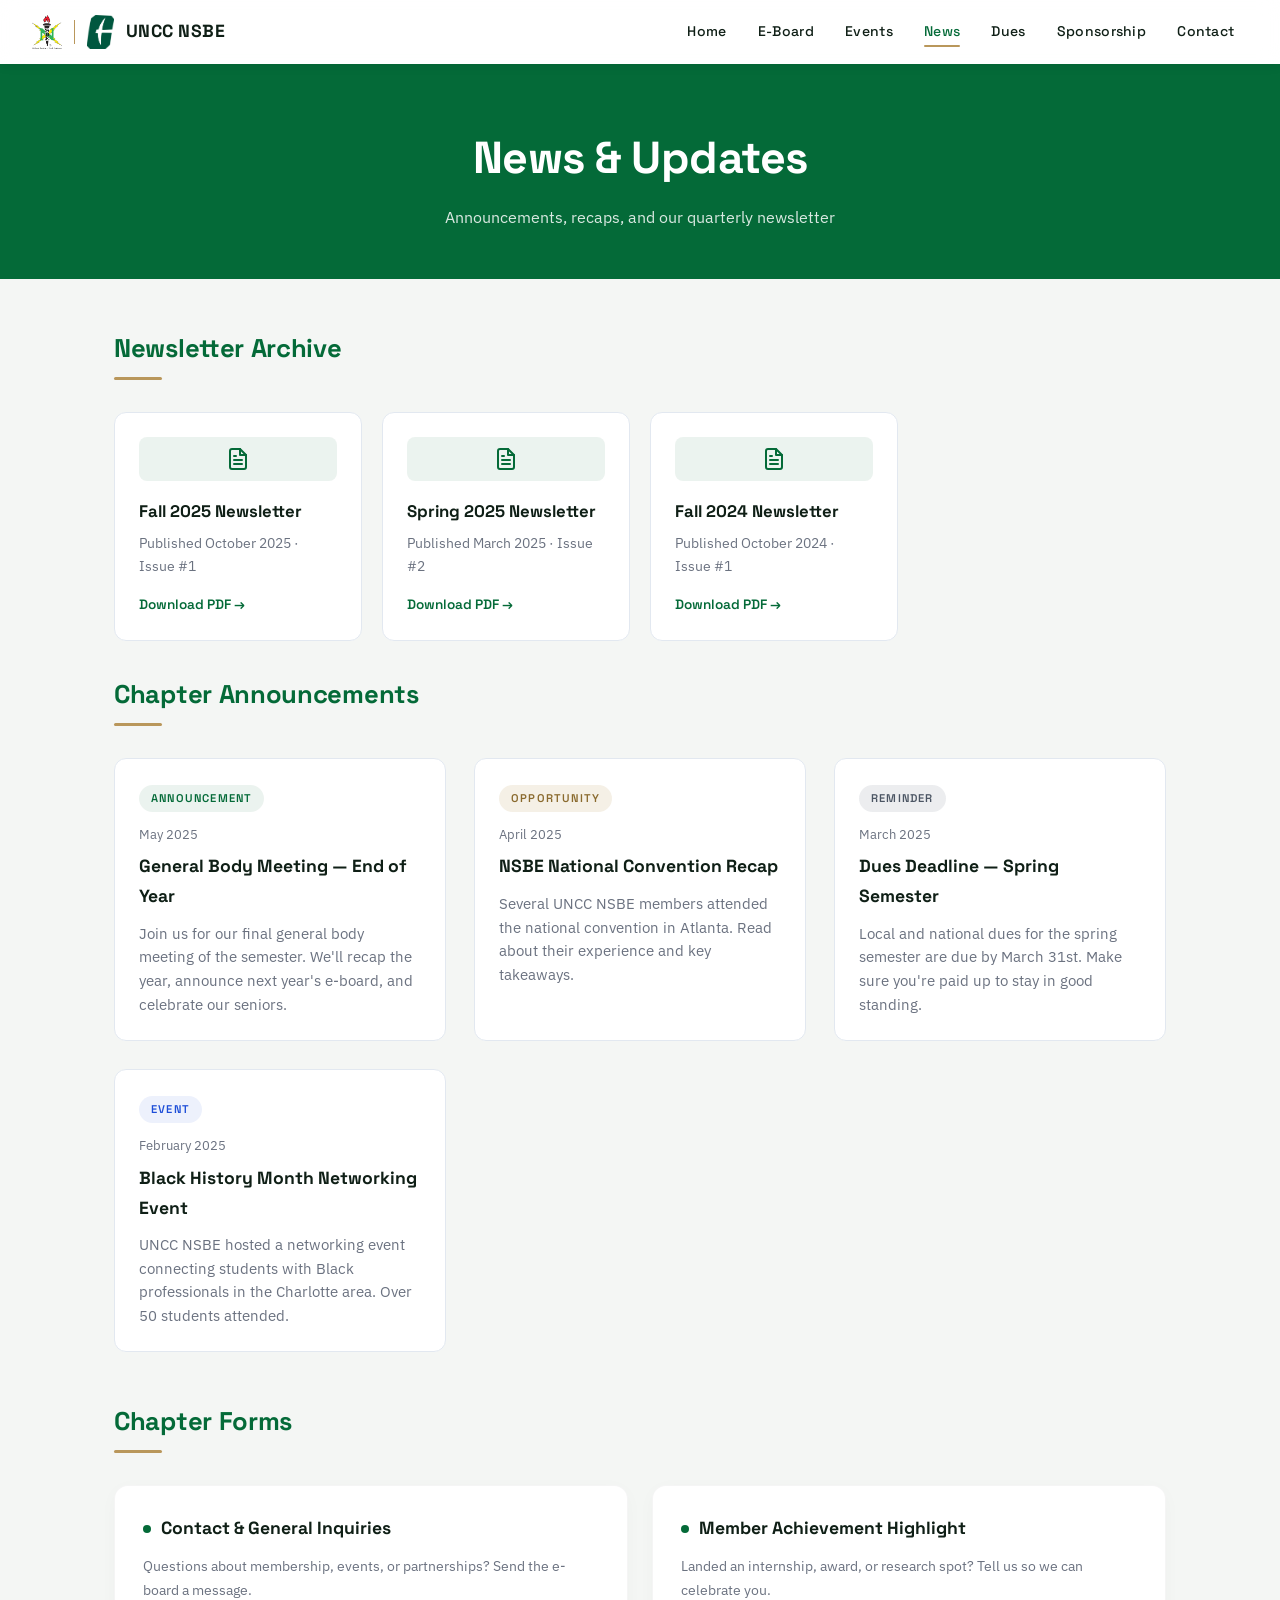
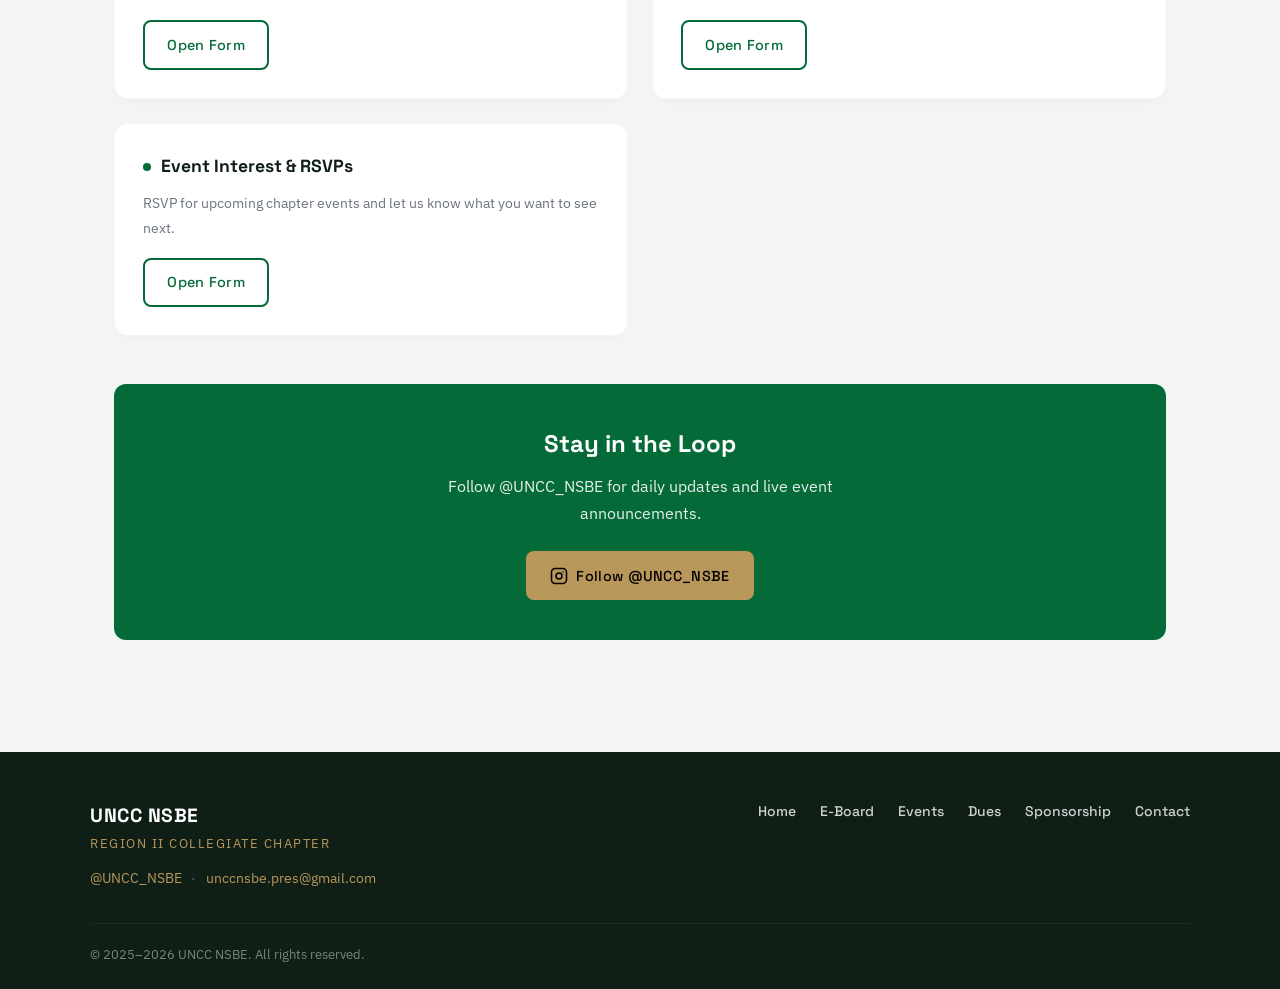
<file: news.html>
<!DOCTYPE html>
<html lang="en">
<head>
  <meta charset="UTF-8" />
  <meta name="viewport" content="width=device-width, initial-scale=1.0"/>
  <title>News — UNCC NSBE</title>
  <link rel="stylesheet" href="./style.css?v=2.3">
  <style>
    .news-grid {
      display: grid;
      grid-template-columns: repeat(auto-fit, minmax(300px, 1fr));
      gap: 1.75rem;
    }

    .news-card {
      background: var(--white);
      border-radius: 12px;
      border: 1px solid #E2E8F0;
      overflow: hidden;
    }

    /* Tag pills: add tag--event / tag--opportunity / tag--reminder for colour */
    .news-card-tag {
      display: inline-block;
      font-family: var(--font-heading);
      font-size: 0.7rem;
      font-weight: 600;
      letter-spacing: 1.2px;
      text-transform: uppercase;
      color: var(--green);
      background: rgba(4, 106, 56, 0.08);
      padding: 0.25rem 0.75rem;
      border-radius: 999px;
      margin-bottom: 0.75rem;
    }

    .news-card-tag.tag--opportunity { color: #8a6a2e; background: rgba(185, 151, 91, 0.15); }
    .news-card-tag.tag--event       { color: #1d4ed8; background: rgba(29, 78, 216, 0.08); }
    .news-card-tag.tag--reminder    { color: #4b5563; background: rgba(75, 85, 99, 0.1); }

    .news-card-body {
      padding: 1.5rem;
    }

    .news-card-date {
      font-size: 0.82rem;
      color: var(--gray);
      margin-bottom: 0.4rem;
    }

    .news-card-title {
      font-family: var(--font-heading);
      font-size: 1.1rem;
      color: var(--dark);
      margin-bottom: 0.6rem;
    }

    .news-card-excerpt {
      font-size: 0.92rem;
      color: var(--gray);
      line-height: 1.6;
    }

    /* Newsletter archive */
    .newsletter-grid {
      display: grid;
      grid-template-columns: repeat(auto-fill, minmax(240px, 1fr));
      gap: 1.25rem;
    }

    .newsletter-card {
      background: var(--white);
      border: 1px solid #E2E8F0;
      border-radius: 12px;
      padding: 1.5rem;
      display: flex;
      flex-direction: column;
      gap: 0.4rem;
      color: inherit;
    }

    .newsletter-card:hover { text-decoration: none; }

    .newsletter-card h3 {
      font-family: var(--font-heading);
      font-size: 1.05rem;
      color: var(--dark);
      margin-top: 0.6rem;
    }

    .newsletter-card p {
      font-size: 0.85rem;
      color: var(--gray);
      flex: 1;
    }

    .newsletter-link {
      font-family: var(--font-heading);
      font-size: 0.85rem;
      font-weight: 600;
      color: var(--green);
      margin-top: 0.5rem;
    }

    .newsletter-card:hover .arrow { transform: translateX(4px); }

    @media (max-width: 768px) {
      .news-grid,
      .newsletter-grid { grid-template-columns: 1fr; }
    }
  </style>
</head>
<body>

  <!-- NAVBAR -->
  <nav>
    <a href="index.html" class="nav-brand" aria-label="UNCC NSBE home">
      <img src="images/nsbe-logo.png" alt="NSBE logo">
      <span class="nav-divider" aria-hidden="true"></span>
      <img src="images/uncc-logo.png" alt="UNC Charlotte logo">
      <span class="nav-title">UNCC NSBE</span>
    </a>
    <button class="nav-toggle" id="navToggle" aria-label="Toggle menu">
      <span></span><span></span><span></span>
    </button>
    <ul class="nav-links" id="navLinks">
      <li><a href="index.html">Home</a></li>
      <li><a href="eboard.html">E-Board</a></li>
      <li><a href="events.html">Events</a></li>
      <li><a href="news.html" class="active">News</a></li>
      <li><a href="dues.html">Dues</a></li>
      <li><a href="sponsorship.html">Sponsorship</a></li>
      <li><a href="contact.html">Contact</a></li>
    </ul>
  </nav>

  <!-- PAGE HEADER -->
  <div class="page-header fade-in">
    <h1>News & Updates</h1>
    <p>Announcements, recaps, and our quarterly newsletter</p>
  </div>

  <div class="container fade-in">

    <!-- NEWSLETTER ARCHIVE -->
    <h2 class="section-title">Newsletter Archive</h2>
    <div class="section-divider"></div>

    <!--
      TO ADD A NEWSLETTER: copy one .newsletter-card to the top of the grid,
      update the title and date, and set href to the PDF (Google Drive or Canva link).
    -->
    <div class="newsletter-grid">

      <a href="#" class="newsletter-card" target="_blank" rel="noopener">
        <span class="icon-box"><svg width="24" height="24" viewBox="0 0 24 24" fill="none" stroke="currentColor" stroke-width="2" stroke-linecap="round" stroke-linejoin="round" aria-hidden="true"><path d="M14 2H6a2 2 0 0 0-2 2v16a2 2 0 0 0 2 2h12a2 2 0 0 0 2-2V8z"/><path d="M14 2v6h6"/><path d="M16 13H8"/><path d="M16 17H8"/><path d="M10 9H8"/></svg></span>
        <h3>Fall 2025 Newsletter</h3>
        <p>Published October 2025 · Issue #1</p>
        <span class="newsletter-link">Download PDF <span class="arrow" aria-hidden="true">→</span></span>
      </a>

      <a href="#" class="newsletter-card" target="_blank" rel="noopener">
        <span class="icon-box"><svg width="24" height="24" viewBox="0 0 24 24" fill="none" stroke="currentColor" stroke-width="2" stroke-linecap="round" stroke-linejoin="round" aria-hidden="true"><path d="M14 2H6a2 2 0 0 0-2 2v16a2 2 0 0 0 2 2h12a2 2 0 0 0 2-2V8z"/><path d="M14 2v6h6"/><path d="M16 13H8"/><path d="M16 17H8"/><path d="M10 9H8"/></svg></span>
        <h3>Spring 2025 Newsletter</h3>
        <p>Published March 2025 · Issue #2</p>
        <span class="newsletter-link">Download PDF <span class="arrow" aria-hidden="true">→</span></span>
      </a>

      <a href="#" class="newsletter-card" target="_blank" rel="noopener">
        <span class="icon-box"><svg width="24" height="24" viewBox="0 0 24 24" fill="none" stroke="currentColor" stroke-width="2" stroke-linecap="round" stroke-linejoin="round" aria-hidden="true"><path d="M14 2H6a2 2 0 0 0-2 2v16a2 2 0 0 0 2 2h12a2 2 0 0 0 2-2V8z"/><path d="M14 2v6h6"/><path d="M16 13H8"/><path d="M16 17H8"/><path d="M10 9H8"/></svg></span>
        <h3>Fall 2024 Newsletter</h3>
        <p>Published October 2024 · Issue #1</p>
        <span class="newsletter-link">Download PDF <span class="arrow" aria-hidden="true">→</span></span>
      </a>

    </div>

    <!-- ANNOUNCEMENTS -->
    <h2 class="section-title mt-4">Chapter Announcements</h2>
    <div class="section-divider"></div>

    <div class="news-grid">

      <!--
        TO ADD AN ANNOUNCEMENT: copy one .news-card to the top of the grid and
        update the tag, date, title, and text. Tag classes: (none) = Announcement,
        tag--opportunity, tag--event, tag--reminder.
      -->

      <div class="news-card">
        <div class="news-card-body">
          <span class="news-card-tag">Announcement</span>
          <p class="news-card-date">May 2025</p>
          <h3 class="news-card-title">General Body Meeting — End of Year</h3>
          <p class="news-card-excerpt">
            Join us for our final general body meeting of the semester. We'll recap the year, announce next year's e-board, and celebrate our seniors.
          </p>
        </div>
      </div>

      <div class="news-card">
        <div class="news-card-body">
          <span class="news-card-tag tag--opportunity">Opportunity</span>
          <p class="news-card-date">April 2025</p>
          <h3 class="news-card-title">NSBE National Convention Recap</h3>
          <p class="news-card-excerpt">
            Several UNCC NSBE members attended the national convention in Atlanta. Read about their experience and key takeaways.
          </p>
        </div>
      </div>

      <div class="news-card">
        <div class="news-card-body">
          <span class="news-card-tag tag--reminder">Reminder</span>
          <p class="news-card-date">March 2025</p>
          <h3 class="news-card-title">Dues Deadline — Spring Semester</h3>
          <p class="news-card-excerpt">
            Local and national dues for the spring semester are due by March 31st. Make sure you're paid up to stay in good standing.
          </p>
        </div>
      </div>

      <div class="news-card">
        <div class="news-card-body">
          <span class="news-card-tag tag--event">Event</span>
          <p class="news-card-date">February 2025</p>
          <h3 class="news-card-title">Black History Month Networking Event</h3>
          <p class="news-card-excerpt">
            UNCC NSBE hosted a networking event connecting students with Black professionals in the Charlotte area. Over 50 students attended.
          </p>
        </div>
      </div>

    </div>

    <!-- CHAPTER FORMS HUB -->
    <section class="forms-hub-section">
      <h2 class="section-title">Chapter Forms</h2>
      <div class="section-divider"></div>
      <div class="forms-hub">

      <div class="forms-card">
        <h3>Contact &amp; General Inquiries</h3>
        <p>Questions about membership, events, or partnerships? Send the e-board a message.</p>
        <a href="contact.html#contact-form" class="btn btn-secondary">Open Form</a>
      </div>

      <div class="forms-card">
        <!-- TODO: replace # with the Member Highlight Google Form link -->
        <h3>Member Achievement Highlight</h3>
        <p>Landed an internship, award, or research spot? Tell us so we can celebrate you.</p>
        <a href="#" target="_blank" rel="noopener" class="btn btn-secondary">Open Form</a>
      </div>

      <div class="forms-card">
        <!-- TODO: replace # with the current event RSVP Google Form link -->
        <h3>Event Interest &amp; RSVPs</h3>
        <p>RSVP for upcoming chapter events and let us know what you want to see next.</p>
        <a href="#" target="_blank" rel="noopener" class="btn btn-secondary">Open Form</a>
      </div>

      </div>
    </section>

    <!-- INSTAGRAM CTA -->
    <div class="ig-banner">
      <h2>Stay in the Loop</h2>
      <p>Follow @UNCC_NSBE for daily updates and live event announcements.</p>
      <a href="https://www.instagram.com/UNCC_NSBE" target="_blank" rel="noopener" class="btn btn-gold">
        <svg width="24" height="24" viewBox="0 0 24 24" fill="none" stroke="currentColor" stroke-width="2" stroke-linecap="round" stroke-linejoin="round" aria-hidden="true"><rect x="2" y="2" width="20" height="20" rx="5"/><circle cx="12" cy="12" r="4"/><path d="M17.5 6.5h.01"/></svg> Follow @UNCC_NSBE
      </a>
    </div>

  </div>

  <!-- FOOTER -->
  <footer>
    <div class="footer-inner">
      <div class="footer-brand">
        <p class="footer-title">UNCC NSBE</p>
        <p class="footer-tagline">Region II Collegiate Chapter</p>
        <p class="footer-contact">
          <a href="https://www.instagram.com/UNCC_NSBE" target="_blank" rel="noopener">@UNCC_NSBE</a>
          <span aria-hidden="true">·</span>
          <a href="mailto:unccnsbe.pres@gmail.com">unccnsbe.pres@gmail.com</a>
        </p>
      </div>
      <nav class="footer-nav" aria-label="Footer">
        <a href="index.html">Home</a>
        <a href="eboard.html">E-Board</a>
        <a href="events.html">Events</a>
        <a href="dues.html">Dues</a>
        <a href="sponsorship.html">Sponsorship</a>
        <a href="contact.html">Contact</a>
      </nav>
    </div>
    <p class="footer-copy">© 2025–2026 UNCC NSBE. All rights reserved.</p>
  </footer>

  <script>
    const toggle = document.getElementById('navToggle');
    const links  = document.getElementById('navLinks');
    toggle.addEventListener('click', () => links.classList.toggle('open'));
  </script>

</body>
</html>
</file>
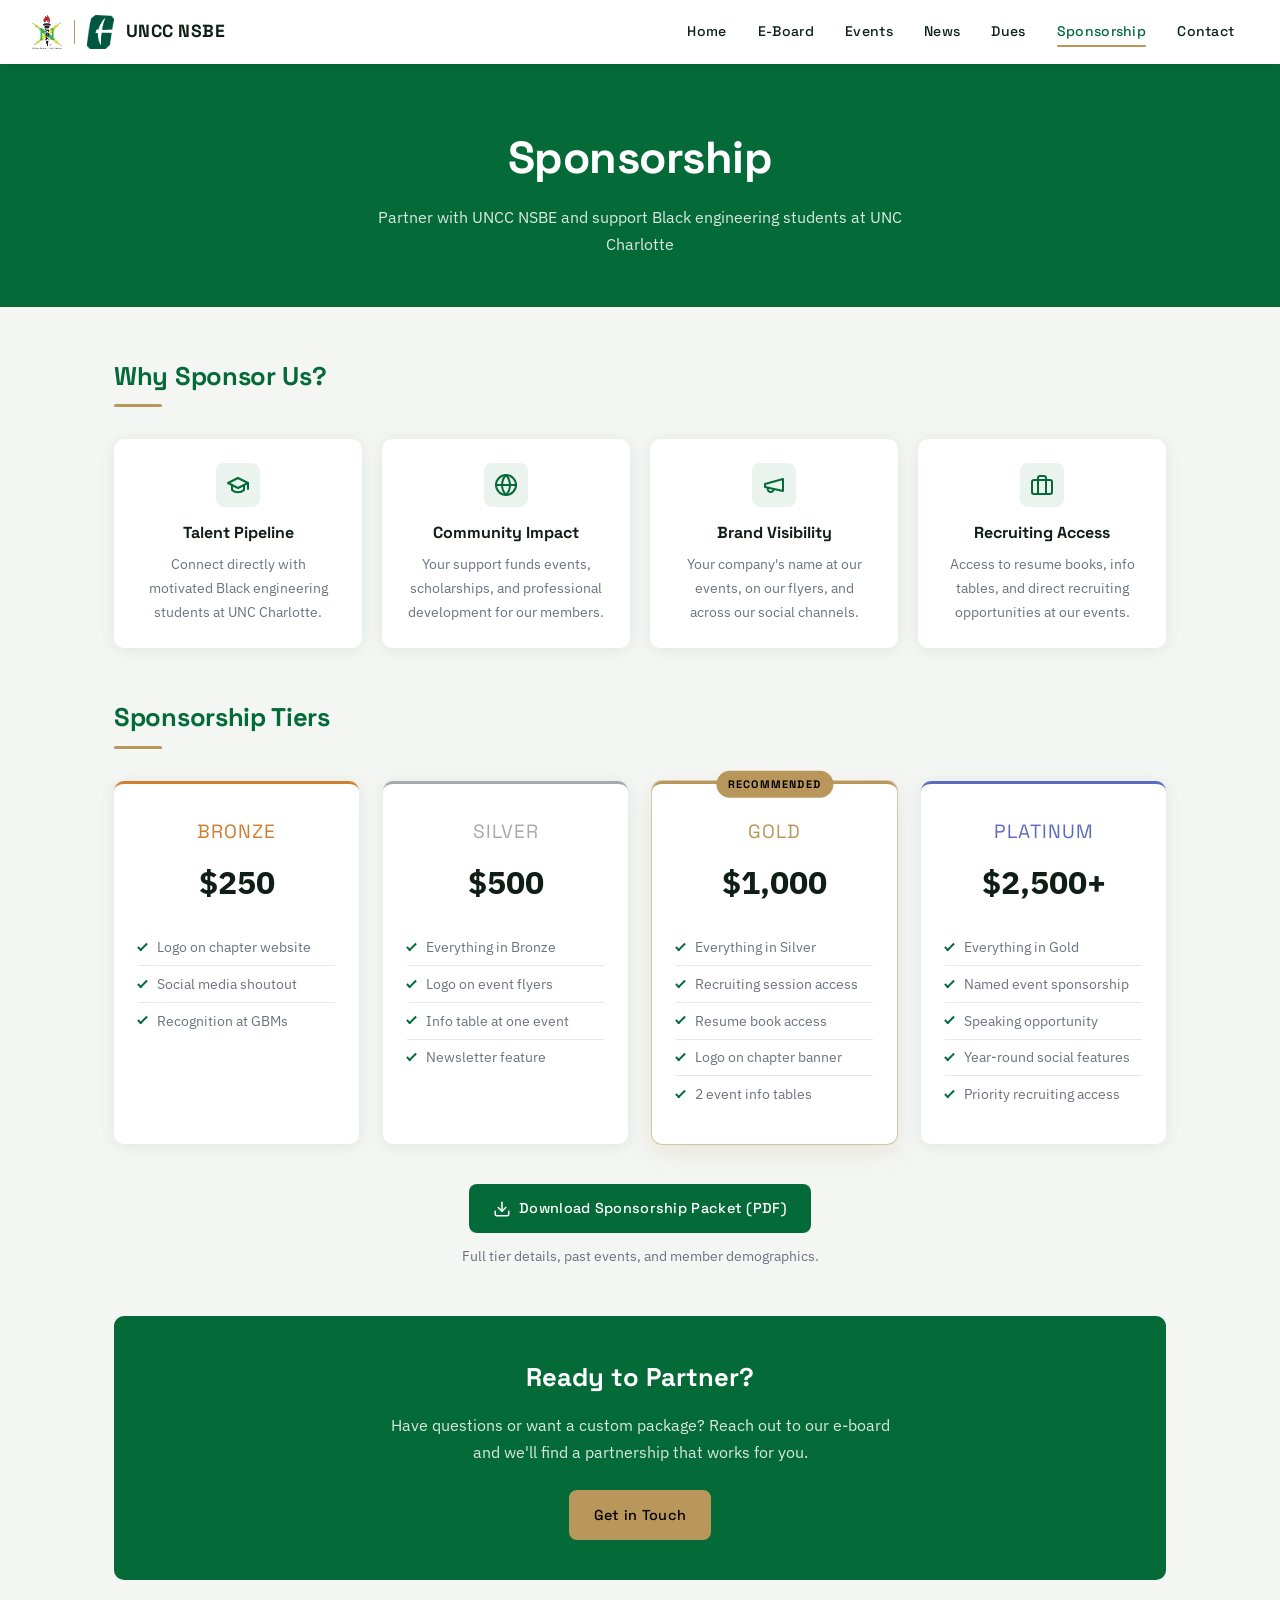
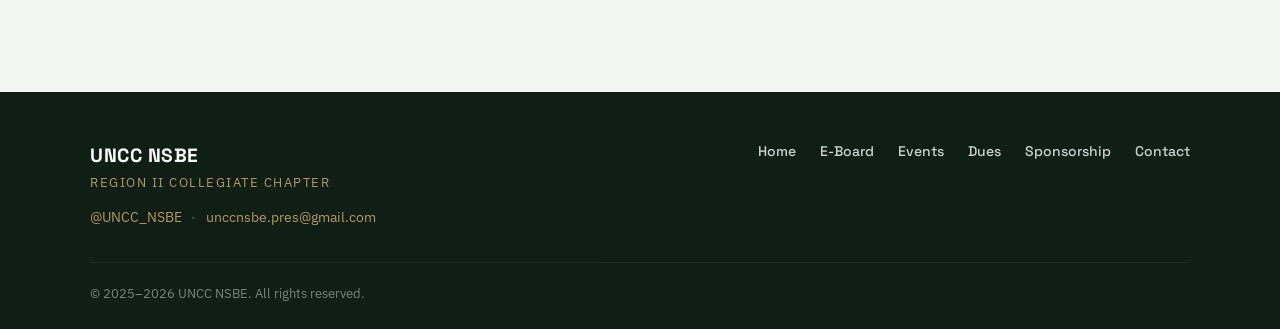
<file: sponsorship.html>
<!DOCTYPE html>
<html lang="en">
<head>
  <meta charset="UTF-8" />
  <meta name="viewport" content="width=device-width, initial-scale=1.0"/>
  <title>Sponsorship — UNCC NSBE</title>
  <link rel="stylesheet" href="./style.css?v=2.3">
  <style>
    .tiers-grid {
      display: grid;
      grid-template-columns: repeat(4, 1fr);
      gap: 1.5rem;
      align-items: stretch;
    }

    .tier-card {
      background: var(--white);
      border-radius: var(--radius);
      box-shadow: var(--shadow);
      padding: 2rem 1.5rem;
      text-align: center;
      border-top: 3px solid var(--light-gray);
      position: relative;
    }

    /* Recommended tier */
    .tier-card.featured {
      border-top: 3px solid var(--gold);
      box-shadow: 0 0 0 1px rgba(185, 151, 91, 0.45), 0 8px 24px rgba(185, 151, 91, 0.18);
    }

    .tier-badge {
      position: absolute;
      top: 0;
      left: 50%;
      transform: translate(-50%, -50%);
      font-family: var(--font-heading);
      font-size: 0.68rem;
      font-weight: 700;
      letter-spacing: 1.2px;
      color: #000000;
      background: var(--gold);
      border-radius: 999px;
      padding: 0.25rem 0.75rem;
      white-space: nowrap;
    }

    .packet-cta {
      text-align: center;
      margin: 2.5rem 0 3rem;
    }

    .packet-cta .btn {
      display: inline-flex;
      align-items: center;
      gap: 0.5rem;
    }

    .packet-cta .btn svg { width: 18px; height: 18px; }

    .packet-cta p {
      font-size: 0.85rem;
      color: var(--gray);
      margin-top: 0.75rem;
    }

    .tier-card.bronze  { border-top-color: #cd7f32; }
    .tier-card.silver  { border-top-color: #a8a9ad; }
    .tier-card.gold    { border-top-color: var(--gold); }
    .tier-card.platinum{ border-top-color: #5c6bc0; }

    .tier-label {
      font-family: var(--font-heading);
      font-size: 1.2rem;
      text-transform: uppercase;
      letter-spacing: 1px;
      margin-bottom: 0.4rem;
    }

    .tier-card.bronze  .tier-label { color: #cd7f32; }
    .tier-card.silver  .tier-label { color: #a8a9ad; }
    .tier-card.gold    .tier-label { color: var(--gold); }
    .tier-card.platinum .tier-label { color: #5c6bc0; }

    .tier-amount {
      font-size: 2rem;
      font-weight: 700;
      color: var(--dark);
      margin-bottom: 1.25rem;
    }

    .tier-benefits {
      list-style: none;
      text-align: left;
      font-size: 0.9rem;
      color: var(--gray);
    }

    .tier-benefits li {
      padding: 0.35rem 0;
      border-bottom: 1px solid var(--light-gray);
      display: flex;
      gap: 0.5rem;
      align-items: flex-start;
    }

    .tier-benefits li:last-child {
      border-bottom: none;
    }

    /* CSS-drawn check mark */
    .tier-benefits li::before {
      content: "";
      width: 5px;
      height: 10px;
      margin: 0.35rem 0.2rem 0 0.15rem;
      border: solid var(--green);
      border-width: 0 2px 2px 0;
      transform: rotate(45deg);
      flex-shrink: 0;
    }

    .why-grid {
      display: grid;
      grid-template-columns: repeat(4, 1fr);
      gap: 1.25rem;
      margin-bottom: 3rem;
    }

    .why-card {
      background: var(--white);
      border-radius: var(--radius);
      box-shadow: var(--shadow);
      padding: 1.5rem;
      text-align: center;
    }

    .why-card .icon-box {
      margin-bottom: 0.75rem;
    }

    .why-card h3 {
      font-family: var(--font-heading);
      font-size: 1rem;
      color: var(--dark);
      margin-bottom: 0.4rem;
    }

    .why-card p {
      font-size: 0.875rem;
      color: var(--gray);
    }

    .contact-cta {
      background: var(--green);
      color: var(--white);
      border-radius: var(--radius);
      padding: 2.5rem 2rem;
      text-align: center;
    }

    .contact-cta h2 {
      font-family: var(--font-heading);
      font-size: 1.6rem;
      margin-bottom: 0.75rem;
    }

    .contact-cta p {
      opacity: 0.85;
      margin-bottom: 1.5rem;
      max-width: 500px;
      margin-left: auto;
      margin-right: auto;
    }
    /* 4 columns get cramped on tablets */
    @media (max-width: 1024px) {
      .tiers-grid,
      .why-grid { grid-template-columns: repeat(2, 1fr); row-gap: 2rem; }
    }

    @media (max-width: 768px) {
      .tiers-grid,
      .why-grid { grid-template-columns: 1fr; }
    }
  </style>
</head>
<body>

  <!-- NAVBAR -->
  <nav>
    <a href="index.html" class="nav-brand" aria-label="UNCC NSBE home">
      <img src="images/nsbe-logo.png" alt="NSBE logo">
      <span class="nav-divider" aria-hidden="true"></span>
      <img src="images/uncc-logo.png" alt="UNC Charlotte logo">
      <span class="nav-title">UNCC NSBE</span>
    </a>
    <button class="nav-toggle" id="navToggle" aria-label="Toggle menu">
      <span></span><span></span><span></span>
    </button>
    <ul class="nav-links" id="navLinks">
      <li><a href="index.html">Home</a></li>
      <li><a href="eboard.html">E-Board</a></li>
      <li><a href="events.html">Events</a></li>
      <li><a href="news.html">News</a></li>
      <li><a href="dues.html">Dues</a></li>
      <li><a href="sponsorship.html" class="active">Sponsorship</a></li>
      <li><a href="contact.html">Contact</a></li>
    </ul>
  </nav>

  <!-- PAGE HEADER -->
  <div class="page-header fade-in">
    <h1>Sponsorship</h1>
    <p>Partner with UNCC NSBE and support Black engineering students at UNC Charlotte</p>
  </div>

  <div class="container fade-in">

    <!-- WHY SPONSOR -->
    <h2 class="section-title">Why Sponsor Us?</h2>
    <div class="section-divider"></div>

    <div class="why-grid">
      <div class="why-card">
        <span class="icon-box"><svg width="24" height="24" viewBox="0 0 24 24" fill="none" stroke="currentColor" stroke-width="2" stroke-linecap="round" stroke-linejoin="round" aria-hidden="true"><path d="M22 10 12 5 2 10l10 5 10-5Z"/><path d="M6 12v5c3 3 9 3 12 0v-5"/><path d="M22 10v6"/></svg></span>
        <h3>Talent Pipeline</h3>
        <p>Connect directly with motivated Black engineering students at UNC Charlotte.</p>
      </div>
      <div class="why-card">
        <span class="icon-box"><svg width="24" height="24" viewBox="0 0 24 24" fill="none" stroke="currentColor" stroke-width="2" stroke-linecap="round" stroke-linejoin="round" aria-hidden="true"><circle cx="12" cy="12" r="10"/><path d="M2 12h20"/><path d="M12 2a15.3 15.3 0 0 1 4 10 15.3 15.3 0 0 1-4 10 15.3 15.3 0 0 1-4-10 15.3 15.3 0 0 1 4-10Z"/></svg></span>
        <h3>Community Impact</h3>
        <p>Your support funds events, scholarships, and professional development for our members.</p>
      </div>
      <div class="why-card">
        <span class="icon-box"><svg width="24" height="24" viewBox="0 0 24 24" fill="none" stroke="currentColor" stroke-width="2" stroke-linecap="round" stroke-linejoin="round" aria-hidden="true"><path d="m3 11 18-5v12L3 14v-3Z"/><path d="M11.6 16.8a3 3 0 1 1-5.8-1.6"/></svg></span>
        <h3>Brand Visibility</h3>
        <p>Your company's name at our events, on our flyers, and across our social channels.</p>
      </div>
      <div class="why-card">
        <span class="icon-box"><svg width="24" height="24" viewBox="0 0 24 24" fill="none" stroke="currentColor" stroke-width="2" stroke-linecap="round" stroke-linejoin="round" aria-hidden="true"><rect x="2" y="7" width="20" height="14" rx="2"/><path d="M16 21V5a2 2 0 0 0-2-2h-4a2 2 0 0 0-2 2v16"/></svg></span>
        <h3>Recruiting Access</h3>
        <p>Access to resume books, info tables, and direct recruiting opportunities at our events.</p>
      </div>
    </div>

    <!-- SPONSORSHIP TIERS -->
    <h2 class="section-title">Sponsorship Tiers</h2>
    <div class="section-divider"></div>

    <div class="tiers-grid">

      <div class="tier-card bronze">
        <p class="tier-label">Bronze</p>
        <p class="tier-amount">$250</p>
        <ul class="tier-benefits">
          <li>Logo on chapter website</li>
          <li>Social media shoutout</li>
          <li>Recognition at GBMs</li>
        </ul>
      </div>

      <div class="tier-card silver">
        <p class="tier-label">Silver</p>
        <p class="tier-amount">$500</p>
        <ul class="tier-benefits">
          <li>Everything in Bronze</li>
          <li>Logo on event flyers</li>
          <li>Info table at one event</li>
          <li>Newsletter feature</li>
        </ul>
      </div>

      <div class="tier-card gold featured">
        <span class="tier-badge">RECOMMENDED</span>
        <p class="tier-label">Gold</p>
        <p class="tier-amount">$1,000</p>
        <ul class="tier-benefits">
          <li>Everything in Silver</li>
          <li>Recruiting session access</li>
          <li>Resume book access</li>
          <li>Logo on chapter banner</li>
          <li>2 event info tables</li>
        </ul>
      </div>

      <div class="tier-card platinum">
        <p class="tier-label">Platinum</p>
        <p class="tier-amount">$2,500+</p>
        <ul class="tier-benefits">
          <li>Everything in Gold</li>
          <li>Named event sponsorship</li>
          <li>Speaking opportunity</li>
          <li>Year-round social features</li>
          <li>Priority recruiting access</li>
        </ul>
      </div>

    </div>

    <!-- SPONSORSHIP PACKET: add the PDF at docs/sponsorship-packet.pdf -->
    <div class="packet-cta">
      <a href="docs/sponsorship-packet.pdf" class="btn btn-green" download>
        <svg width="24" height="24" viewBox="0 0 24 24" fill="none" stroke="currentColor" stroke-width="2" stroke-linecap="round" stroke-linejoin="round" aria-hidden="true"><path d="M21 15v4a2 2 0 0 1-2 2H5a2 2 0 0 1-2-2v-4"/><path d="m7 10 5 5 5-5"/><path d="M12 15V3"/></svg> Download Sponsorship Packet (PDF)
      </a>
      <p>Full tier details, past events, and member demographics.</p>
    </div>

    <!-- CONTACT CTA -->
    <div class="contact-cta">
      <h2>Ready to Partner?</h2>
      <p>
        Have questions or want a custom package? Reach out to our e-board and we'll find a partnership that works for you.
      </p>
      <a href="contact.html" class="btn btn-gold">Get in Touch</a>
    </div>

  </div>

  <!-- FOOTER -->
  <footer>
    <div class="footer-inner">
      <div class="footer-brand">
        <p class="footer-title">UNCC NSBE</p>
        <p class="footer-tagline">Region II Collegiate Chapter</p>
        <p class="footer-contact">
          <a href="https://www.instagram.com/UNCC_NSBE" target="_blank" rel="noopener">@UNCC_NSBE</a>
          <span aria-hidden="true">·</span>
          <a href="mailto:unccnsbe.pres@gmail.com">unccnsbe.pres@gmail.com</a>
        </p>
      </div>
      <nav class="footer-nav" aria-label="Footer">
        <a href="index.html">Home</a>
        <a href="eboard.html">E-Board</a>
        <a href="events.html">Events</a>
        <a href="dues.html">Dues</a>
        <a href="sponsorship.html">Sponsorship</a>
        <a href="contact.html">Contact</a>
      </nav>
    </div>
    <p class="footer-copy">© 2025–2026 UNCC NSBE. All rights reserved.</p>
  </footer>

  <script>
    const toggle = document.getElementById('navToggle');
    const links  = document.getElementById('navLinks');
    toggle.addEventListener('click', () => links.classList.toggle('open'));
  </script>

</body>
</html>
</file>
<file: style.css>
/* ============================================
   UNCC NSBE WEBSITE — style.css
   Shared styles for all pages
   Colors: NinerGreen #046A38, Gold #B9975B
   Fonts: Space Grotesk + IBM Plex Sans
   ============================================ */

/* --- Google Fonts --- */
@import url('https://fonts.googleapis.com/css2?family=Space+Grotesk:wght@500;600;700&family=IBM+Plex+Sans:wght@400;500;600&display=swap');

/* --- CSS Variables --- */
:root {
  --green:      #046A38;
  --green-dark: #034d29;
  --gold:       #B9975B;
  --white:      #ffffff;
  --off-white:  #f4f6f4;
  --dark:       #0f1f16;
  --gray:       #6b7280;
  --light-gray: #e5e7eb;

  --font-heading: 'Space Grotesk', sans-serif;
  --font-body:    'IBM Plex Sans', sans-serif;

  --radius: 10px;
  --shadow: 0 2px 16px rgba(4, 106, 56, 0.10);
}

/* --- Reset --- */
*, *::before, *::after {
  box-sizing: border-box;
  margin: 0;
  padding: 0;
}

html { scroll-behavior: smooth; }

body {
  font-family: var(--font-body);
  background-color: var(--off-white);
  color: var(--dark);
  line-height: 1.7;
}

a { color: var(--green); text-decoration: none; }
a:hover { text-decoration: underline; }
img { max-width: 100%; display: block; }

a, button, input, select, textarea {
  transition: all 0.3s cubic-bezier(0.25, 0.8, 0.25, 1);
}

/* --- Navbar --- */
nav {
  background: rgba(255, 255, 255, 0.92);
  -webkit-backdrop-filter: blur(10px);
  backdrop-filter: blur(10px);
  box-shadow: 0 2px 10px rgba(0, 0, 0, 0.08);
  padding: 0 2rem;
  display: flex;
  align-items: center;
  justify-content: space-between;
  height: 64px;
  position: sticky;
  top: 0;
  z-index: 1000;
}

.nav-brand {
  display: flex;
  align-items: center;
  gap: 12px;
  white-space: nowrap;
}

.nav-brand:hover { text-decoration: none; }

.nav-brand img {
  height: 34px;
  width: auto;
  object-fit: contain;
}

.nav-divider {
  height: 24px;
  border-right: 1.5px solid var(--gold);
}

.nav-title {
  font-family: var(--font-heading);
  font-weight: 700;
  font-size: 1.1rem;
  color: var(--dark);
  letter-spacing: 0.5px;
}

.nav-links {
  display: flex;
  gap: 0.25rem;
  list-style: none;
}

.nav-links a {
  position: relative;
  display: inline-block;
  color: var(--dark);
  font-size: 0.875rem;
  font-weight: 500;
  padding: 0.4rem 0.85rem;
  transition: color 0.2s;
  font-family: var(--font-heading);
  letter-spacing: 0.3px;
}

.nav-links a::after {
  content: '';
  position: absolute;
  left: 0.85rem;
  bottom: 0.2rem;
  width: 0;
  height: 2px;
  background-color: var(--gold);
  border-radius: 2px;
  transition: width 0.3s ease;
}

.nav-links a:hover,
.nav-links a.active {
  color: var(--green);
  text-decoration: none;
}

.nav-links a:hover::after,
.nav-links a.active::after {
  width: calc(100% - 1.7rem);
}

.nav-toggle {
  display: none;
  flex-direction: column;
  gap: 5px;
  cursor: pointer;
  background: none;
  border: none;
  padding: 4px;
}

.nav-toggle span {
  display: block;
  width: 24px;
  height: 2px;
  background: var(--dark);
  border-radius: 2px;
}

/* --- Page Header --- */
.page-header {
  background-color: var(--green);
  color: var(--white);
  padding: 3.5rem 2rem 3rem;
  text-align: center;
}

.page-header h1 {
  font-family: var(--font-heading);
  font-size: clamp(1.8rem, 4vw, 2.8rem);
  font-weight: 700;
  letter-spacing: -0.5px;
  margin-bottom: 0.5rem;
}

.page-header p {
  font-size: 1rem;
  opacity: 0.85;
  max-width: 540px;
  margin: 0 auto;
  font-family: var(--font-body);
}

/* --- Container --- */
.container {
  max-width: 1100px;
  margin: 0 auto;
  padding: 3rem 1.5rem;
}

/* --- Section Title --- */
.section-title {
  font-family: var(--font-heading);
  font-size: 1.6rem;
  font-weight: 700;
  color: var(--green);
  margin-bottom: 0.4rem;
  letter-spacing: -0.3px;
}

.section-divider {
  width: 48px;
  height: 3px;
  background-color: var(--gold);
  border-radius: 2px;
  margin-bottom: 2rem;
}

/* --- Cards --- */
.card {
  background: var(--white);
  border-radius: var(--radius);
  box-shadow: var(--shadow);
  padding: 1.5rem;
}

.card h3 {
  font-family: var(--font-heading);
}

.card-grid {
  display: grid;
  grid-template-columns: repeat(auto-fit, minmax(260px, 1fr));
  gap: 1.5rem;
}

/* --- Buttons --- */
.btn {
  display: inline-flex;
  align-items: center;
  justify-content: center;
  gap: 0.5rem;
  padding: 0.65rem 1.4rem;
  border-radius: 8px;
  font-family: var(--font-heading);
  font-size: 0.9rem;
  font-weight: 500;
  cursor: pointer;
  transition: all 0.2s ease;
  border: 2px solid transparent;
  letter-spacing: 0.3px;
}

.btn-green {
  background-color: var(--green);
  color: var(--white);
}

.btn-green:hover {
  background-color: var(--green-dark);
  text-decoration: none;
}

.btn-outline {
  background-color: transparent;
  border-color: var(--green);
  color: var(--green);
}

.btn-outline:hover {
  background-color: var(--green);
  color: var(--white);
  text-decoration: none;
}

.btn-gold {
  background-color: #B9975B;
  color: #000000;
}

.btn-gold:hover {
  background-color: #A38248;
  text-decoration: none;
}

.btn-secondary {
  background-color: transparent;
  border-color: var(--green);
  color: var(--green);
}

.btn-secondary:hover {
  background-color: var(--green);
  color: var(--white);
  text-decoration: none;
}

.btn:hover,
.btn-primary:hover,
.btn-secondary:hover {
  transform: translateY(-3px);
  box-shadow: 0 8px 20px rgba(4, 106, 56, 0.25);
}

.btn:active,
.btn-primary:active,
.btn-secondary:active {
  transform: translateY(-1px);
}

/* --- Footer --- */
footer {
  background-color: var(--dark);
  color: rgba(255,255,255,0.75);
  padding: 3rem 2rem 1.5rem;
  font-size: 0.875rem;
  margin-top: 4rem;
  font-family: var(--font-body);
}

footer a { color: var(--gold); }

.footer-inner {
  max-width: 1100px;
  margin: 0 auto;
  display: flex;
  justify-content: space-between;
  align-items: flex-start;
  gap: 2rem;
  flex-wrap: wrap;
}

.footer-title {
  font-family: var(--font-heading);
  font-size: 1.2rem;
  font-weight: 700;
  color: var(--white);
  letter-spacing: 0.5px;
}

.footer-tagline {
  color: var(--gold);
  font-size: 0.8rem;
  text-transform: uppercase;
  letter-spacing: 1.5px;
  margin-bottom: 0.75rem;
}

.footer-contact span { margin: 0 0.4rem; opacity: 0.5; }

/* Reset the sticky top-nav styles for the footer's nav element */
nav.footer-nav {
  position: static;
  height: auto;
  padding: 0;
  background: none;
  box-shadow: none;
  -webkit-backdrop-filter: none;
  backdrop-filter: none;
  display: flex;
  flex-wrap: wrap;
  gap: 0.5rem 1.5rem;
}

.footer-nav a {
  color: rgba(255,255,255,0.8);
  font-family: var(--font-heading);
  font-weight: 500;
}

.footer-nav a:hover { color: var(--gold); text-decoration: none; }

.footer-copy {
  max-width: 1100px;
  margin: 2rem auto 0;
  padding-top: 1.25rem;
  border-top: 1px solid rgba(255,255,255,0.1);
  font-size: 0.8rem;
  opacity: 0.6;
}

/* --- Dues Page --- */
.dues-section {
  background: var(--white);
  border-radius: var(--radius);
  box-shadow: var(--shadow);
  padding: 2rem;
  margin-bottom: 2rem;
}

.dues-section h2 {
  font-family: var(--font-heading);
  font-size: 1.4rem;
  color: var(--green);
  margin-bottom: 0.4rem;
}

.dues-section .divider {
  width: 40px;
  height: 3px;
  background: var(--gold);
  border-radius: 2px;
  margin-bottom: 1.25rem;
}

.dues-intro {
  color: var(--gray);
  margin-bottom: 1.25rem;
}

.dues-label {
  font-weight: 600;
  margin: 1.25rem 0 0.75rem;
}

.amount-badge {
  display: inline-block;
  background: var(--off-white);
  border: 1.5px solid var(--green);
  color: var(--green);
  font-weight: 700;
  font-size: 1.5rem;
  padding: 0.5rem 1.5rem;
  border-radius: 8px;
}

/* Payment cards (CashApp / PayPal) */
.payment-grid {
  display: grid;
  grid-template-columns: repeat(2, 1fr);
  gap: 1.5rem;
}

.payment-card {
  --brand: var(--green);
  background: var(--white);
  border: 1px solid var(--light-gray);
  border-radius: 12px;
  box-shadow: 0 2px 10px rgba(15, 31, 22, 0.06);
  padding: 1.5rem;
  text-align: center;
  border-top: 4px solid var(--brand);
}

.payment-card.cashapp { --brand: #00D632; }
.payment-card.paypal  { --brand: #003087; }

.payment-card h3 {
  font-family: var(--font-heading);
  font-size: 1.15rem;
  color: var(--brand);
  margin-bottom: 0.25rem;
}

.payment-card .handle {
  font-weight: 700;
  color: var(--dark);
  margin-bottom: 1rem;
}

.payment-card img {
  max-width: 180px;
  width: 100%;
  height: auto;
  margin: 0 auto 1rem;
  padding: 0.5rem;
  background: var(--white);
  border: 1px solid var(--light-gray);
  border-radius: 8px;
}

.payment-card .payment-note {
  font-size: 0.85rem;
  color: var(--gray);
}

.memo-callout {
  width: 100%;
  display: flex;
  gap: 0.75rem;
  align-items: flex-start;
  background: #fbf7ef;
  border: 1px solid var(--gold);
  border-left-width: 5px;
  border-radius: var(--radius);
  padding: 1rem 1.25rem;
  margin-top: 1.5rem;
  font-size: 0.92rem;
}

.memo-callout .icon-box { padding: 8px; }
.memo-callout .icon-box svg { width: 20px; height: 20px; }

.memo-callout code {
  background: var(--white);
  border: 1px solid var(--light-gray);
  border-radius: 4px;
  padding: 0.1rem 0.4rem;
  font-family: inherit;
  font-weight: 600;
  color: var(--green);
}

/* National dues steps */
.steps {
  list-style: none;
  counter-reset: step;
}

.steps li {
  counter-increment: step;
  display: flex;
  gap: 1rem;
  align-items: flex-start;
  margin-bottom: 1.25rem;
}

.steps li::before {
  content: counter(step);
  background-color: var(--green);
  color: var(--white);
  font-family: var(--font-heading);
  font-size: 0.95rem;
  width: 32px;
  height: 32px;
  border-radius: 50%;
  display: flex;
  align-items: center;
  justify-content: center;
  flex-shrink: 0;
  margin-top: 2px;
}

.steps h4 {
  font-weight: 600;
  font-size: 0.97rem;
  margin-bottom: 0.2rem;
}

.steps p {
  font-size: 0.9rem;
  color: var(--gray);
}

.info-box {
  background: var(--off-white);
  border-left: 4px solid var(--gold);
  border-radius: 0 var(--radius) var(--radius) 0;
  padding: 1rem 1.25rem;
  margin-top: 1.25rem;
  font-size: 0.9rem;
  color: var(--dark);
}

/* --- E-Board Page --- */
.eboard-hint {
  font-size: 0.9rem;
  color: var(--gray);
}

.eboard-grid {
  display: grid;
  grid-template-columns: repeat(auto-fill, minmax(280px, 1fr));
  gap: 1.75rem;
  margin-top: 2rem;
}

/* 3D flip card */
.eboard-card-container {
  perspective: 1000px;
  height: 380px;
  width: 100%;
}

.eboard-card-inner {
  position: relative;
  width: 100%;
  height: 100%;
  transition: transform 0.6s cubic-bezier(0.4, 0.2, 0.2, 1);
  transform-style: preserve-3d;
  cursor: pointer;
}

/* Hover flip only on devices that can hover; touch uses the .flipped toggle.
   :focus-within flips the card when keyboard users tab to the LinkedIn button. */
@media (hover: hover) {
  .eboard-card-container:hover .eboard-card-inner { transform: rotateY(180deg); }
}

.eboard-card-container.flipped .eboard-card-inner,
.eboard-card-container:focus-within .eboard-card-inner {
  transform: rotateY(180deg);
}

.eboard-card-front,
.eboard-card-back {
  position: absolute;
  width: 100%;
  height: 100%;
  -webkit-backface-visibility: hidden;
  backface-visibility: hidden;
  border-radius: 12px;
  border: 1px solid #E2E8F0;
  background: var(--white);
  box-shadow: var(--shadow);
  overflow: hidden;
}

.eboard-card-front {
  display: flex;
  flex-direction: column;
}

.eboard-card-back {
  transform: rotateY(180deg);
  background: var(--white);
  padding: 1.25rem;
  display: flex;
  flex-direction: column;
  justify-content: space-between;
  border-top: 3px solid var(--green);
}

.eboard-photo {
  height: 280px;
  width: 100%;
  flex-shrink: 0;
  overflow: hidden;
  border-radius: 12px 12px 0 0;
  position: relative;
}

/* Default crop is center top. Per-photo tweaks use an .img-focus-* class below. */
.eboard-card-front img {
  width: 100%;
  height: 100%;
  object-fit: cover;
  object-position: center top;
  display: block;
}

/* Headshot focal points: lower % keeps more of the top of the photo */
.img-focus-top    { object-position: center top !important; }
.img-focus-upper  { object-position: center 25% !important; }
.img-focus-center { object-position: center center !important; }
.img-focus-lower  { object-position: center 65% !important; }
.img-focus-bottom { object-position: center bottom !important; }

.eboard-photo.img-fallback {
  background: linear-gradient(135deg, #046A38, #02381e);
  display: flex;
  align-items: center;
  justify-content: center;
}

.eboard-photo.img-fallback::after {
  content: attr(data-initials);
  font-family: var(--font-heading);
  font-size: 4rem;
  font-weight: 700;
  letter-spacing: 2px;
  color: #B9975B;
}

.eboard-info {
  padding: 1rem 1.25rem;
}

.position-badge {
  display: inline-block;
  font-family: var(--font-heading);
  font-size: 0.7rem;
  font-weight: 600;
  letter-spacing: 1.2px;
  color: #8a6a2e;
  background: rgba(185, 151, 91, 0.15);
  border-radius: 999px;
  padding: 0.25rem 0.75rem;
  margin-bottom: 0.5rem;
}

.eboard-name {
  font-family: var(--font-heading);
  font-weight: 700;
  font-size: 1.2rem;
  color: var(--dark);
  line-height: 1.3;
}

/* Card back details */
.eboard-details {
  display: grid;
  grid-template-columns: auto 1fr;
  gap: 0.3rem 0.75rem;
  margin: 0.75rem 0;
  font-size: 0.85rem;
  line-height: 1.45;
}

.eboard-details dt {
  font-family: var(--font-heading);
  font-weight: 600;
  color: var(--green);
}

.eboard-details dd { color: var(--dark); }

.eboard-fun-fact {
  background: rgba(4, 106, 56, 0.06);
  padding: 8px 12px;
  border-radius: 8px;
  border-left: 3px solid var(--green);
  font-size: 0.85rem;
  color: var(--dark);
  line-height: 1.45;
}

.btn-linkedin {
  background: #0A66C2;
  color: #FFFFFF;
  padding: 8px 14px;
  border-radius: 6px;
  display: inline-flex;
  align-items: center;
  justify-content: center;
  gap: 0.5rem;
  font-size: 0.85rem;
  font-weight: 600;
  text-decoration: none;
  margin-top: 10px;
  width: 100%;
}

.btn-linkedin svg { width: 16px; height: 16px; }

.btn-linkedin:hover {
  background: #004182;
  color: #FFFFFF;
  text-decoration: none;
}

/* --- Instagram Banner (contact, news) --- */
.ig-banner {
  background: var(--green);
  color: var(--white);
  border-radius: 12px;
  padding: 2.5rem 2rem;
  text-align: center;
  margin-top: 3rem;
}

.ig-banner h2 {
  font-family: var(--font-heading);
  font-size: 1.5rem;
  font-weight: 700;
  color: #FFFFFF;
  margin-bottom: 0.5rem;
}

.ig-banner p {
  color: rgba(255, 255, 255, 0.9);
  margin: 0 auto 1.5rem;
  max-width: 480px;
}

.ig-banner .btn {
  display: inline-flex;
  align-items: center;
  gap: 0.5rem;
}

.ig-banner .btn svg { width: 18px; height: 18px; }

.btn-block {
  display: block;
  width: 100%;
  text-align: center;
}

/* --- Events Page --- */
.events-layout {
  display: grid;
  grid-template-columns: 1.6fr 1fr;
  gap: 2rem;
  align-items: start;
}

.events-calendar iframe {
  display: block;
  background: var(--white);
  border: 1px solid #E2E8F0 !important;
  border-radius: 12px;
  box-shadow: 0 4px 16px rgba(15, 31, 22, 0.06);
}

.calendar-note {
  margin-top: 0.75rem;
  font-size: 0.85rem;
  color: var(--gray);
}

.events-rsvp {
  display: flex;
  flex-direction: column;
  gap: 1.5rem;
}

.events-intro {
  color: var(--gray);
  margin: -1rem 0 1.5rem;
}

.past-events-grid {
  display: grid;
  grid-template-columns: repeat(3, 1fr);
  gap: 1.5rem;
}

.event-card {
  padding: 1.75rem;
  display: flex;
  flex-direction: column;
  align-items: flex-start;
  gap: 0.6rem;
}

/* Editorial badges: date + lead */
.event-date,
.event-lead {
  display: inline-flex;
  align-items: center;
  gap: 0.35rem;
  font-family: var(--font-heading);
  font-size: 0.75rem;
  font-weight: 600;
  letter-spacing: 0.08em;
  text-transform: uppercase;
  padding: 0.35rem 0.75rem;
  border-radius: 20px;
  background: rgba(0, 90, 45, 0.08);
  color: #005A2D;
  line-height: 1.3;
}

.event-top {
  display: flex;
  align-items: center;
  justify-content: space-between;
  gap: 0.5rem;
  width: 100%;
  flex-wrap: wrap;
}

.event-attendance {
  font-size: 0.8rem;
  font-weight: 600;
  color: var(--gray);
}

.event-card h3 {
  font-family: var(--font-heading);
  font-size: 1.1rem;
  font-weight: 700;
  color: var(--dark);
  line-height: 1.3;
  margin-top: 0.25rem;
}

.event-desc {
  font-size: 0.9rem;
  color: var(--gray);
  line-height: 1.6;
  flex: 1;
}

.event-card .btn { margin-top: 0.5rem; }
.event-card:hover .arrow { transform: translateX(4px); }

@media (max-width: 1024px) {
  .past-events-grid { grid-template-columns: repeat(2, 1fr); }
}

@media (max-width: 768px) {
  .events-layout,
  .past-events-grid { grid-template-columns: 1fr; }
  .events-calendar iframe { height: 500px; }
}

/* --- Chapter Forms Hub (contact, news) --- */
.forms-hub-section { margin-top: 3rem; }

.forms-hub {
  display: grid;
  grid-template-columns: repeat(2, 1fr);
  gap: 1.5rem;
}

.forms-card {
  padding: 1.75rem;
  display: flex;
  flex-direction: column;
  align-items: flex-start;
  gap: 0.6rem;
}

/* Flush header with a solid green accent dot */
.forms-card h3 {
  display: flex;
  align-items: center;
  gap: 0.6rem;
  font-family: var(--font-heading);
  font-size: 1.1rem;
  font-weight: 700;
  color: var(--dark);
}

.forms-card h3::before {
  content: '';
  width: 8px;
  height: 8px;
  border-radius: 50%;
  background: var(--green);
  flex-shrink: 0;
}

.forms-card p {
  font-size: 0.9rem;
  color: var(--gray);
  flex: 1;
}

.forms-card .btn { margin-top: 0.5rem; }

/* --- Icons --- */
.icon-box {
  display: inline-flex;
  align-items: center;
  justify-content: center;
  flex-shrink: 0;
  color: var(--green);
  background: rgba(4, 106, 56, 0.08);
  padding: 10px;
  border-radius: 8px;
}

.icon-box svg {
  width: 24px;
  height: 24px;
  display: block;
}

.icon-box--gold {
  color: #8a6a2e;
  background: rgba(185, 151, 91, 0.15);
}

/* Link arrow that slides right on hover */
.arrow {
  display: inline-block;
  transition: transform 0.3s ease;
}

a:hover > .arrow,
.btn:hover .arrow { transform: translateX(4px); }

/* --- Safety caps ---
   Hard ceilings only: these stop an icon or hero image from ever rendering
   oversized, without enlarging the 16-24px icons sized elsewhere. */
svg, .card-icon, .feature-icon, .mission-card svg, .explore-card svg {
  max-width: 48px !important;
  max-height: 48px !important;
}

.hero-logo, .hero-watermark, .hero img {
  max-width: 120px !important;
  height: auto !important;
  object-fit: contain;
}

/* --- Utility --- */
.text-center { text-align: center; }
.mt-1 { margin-top: 0.5rem; }
.mt-2 { margin-top: 1rem; }
.mt-3 { margin-top: 1.5rem; }
.mt-4 { margin-top: 2rem; }

/* --- Scroll Reveal Animation --- */
.reveal {
  opacity: 0;
  transform: translateY(30px);
  transition: opacity 0.6s ease, transform 0.6s ease;
}

.reveal.from-left {
  transform: translateX(-60px);
}

.reveal.from-right {
  transform: translateX(60px);
}

.reveal.visible {
  opacity: 1;
  transform: translate(0);
}

/* --- Card Hover Elevation --- */
/* Declared after .reveal so hover wins over .reveal.visible's transform */
.card,
.payment-card,
.tier-card {
  transition: transform 0.3s ease, box-shadow 0.3s ease, border-color 0.3s ease;
}

/* Cards that also scroll-reveal keep their opacity fade */
.reveal.card,
.reveal.tier-card {
  transition: opacity 0.6s ease, transform 0.6s ease, box-shadow 0.3s ease, border-color 0.3s ease;
}

.card:hover,
.payment-card:hover,
.tier-card:hover {
  transform: translateY(-6px);
  box-shadow: 0 12px 24px rgba(0, 0, 0, 0.1);
  border-color: var(--gold);
}

/* Keep the brand accent bar on payment cards */
.payment-card:hover { border-top-color: var(--brand); }

/* --- Editorial Cards ---
   Explore (home), mission pillars (home), past events, and form cards share
   one soft-shadow surface instead of hard borders. */
.explore-card,
.pillar,
.event-card,
.forms-card {
  background: #FFFFFF;
  border: 1px solid rgba(0, 0, 0, 0.04);
  border-radius: 14px;
  box-shadow: 0 4px 20px -2px rgba(0, 0, 0, 0.03), 0 2px 6px -1px rgba(0, 0, 0, 0.02);
  transition: transform 0.25s ease, box-shadow 0.25s ease;
}

.explore-card:hover,
.pillar:hover,
.event-card:hover,
.forms-card:hover {
  transform: translateY(-4px);
  box-shadow: 0 12px 30px -4px rgba(0, 90, 45, 0.08), 0 4px 12px -2px rgba(0, 0, 0, 0.04);
}

/* Cards that also scroll-reveal keep their opacity fade */
.reveal.explore-card,
.reveal.pillar {
  transition: opacity 0.6s ease, transform 0.6s ease, box-shadow 0.25s ease;
}

/* --- Page Fade-In --- */
@keyframes fadeInUp {
  from { opacity: 0; transform: translateY(20px); }
  to   { opacity: 1; transform: translateY(0); }
}

.fade-in {
  opacity: 0;
  animation: fadeInUp 0.6s ease-out forwards;
}

.container.fade-in { animation-delay: 0.1s; }

@media (prefers-reduced-motion: reduce) {
  html { scroll-behavior: auto; }

  *, *::before, *::after {
    animation-duration: 0.01ms !important;
    animation-delay: 0s !important;
    transition-duration: 0.01ms !important;
  }
}

/* --- Mobile --- */
/* Nav collapses earlier than the page layout: logos + 7 links need ~1024px */
@media (max-width: 1024px) {
  nav { padding: 0 1rem; }

  .nav-links {
    display: none;
    flex-direction: column;
    position: absolute;
    top: 64px;
    left: 0;
    right: 0;
    background: rgba(255, 255, 255, 0.97);
    box-shadow: 0 6px 10px rgba(0, 0, 0, 0.08);
    padding: 1rem;
    gap: 0.25rem;
  }

  .nav-links.open { display: flex; }
  .nav-toggle { display: flex; }
}

@media (max-width: 400px) {
  .nav-brand { gap: 8px; }
  .nav-brand img { height: 28px; }
  .nav-title { font-size: 0.95rem; }
}

@media (max-width: 768px) {
  .card-grid,
  .payment-grid,
  .forms-hub { grid-template-columns: 1fr; }
  .container { padding: 2rem 1rem; }
  .dues-section { padding: 1.25rem; }
}
</file>
